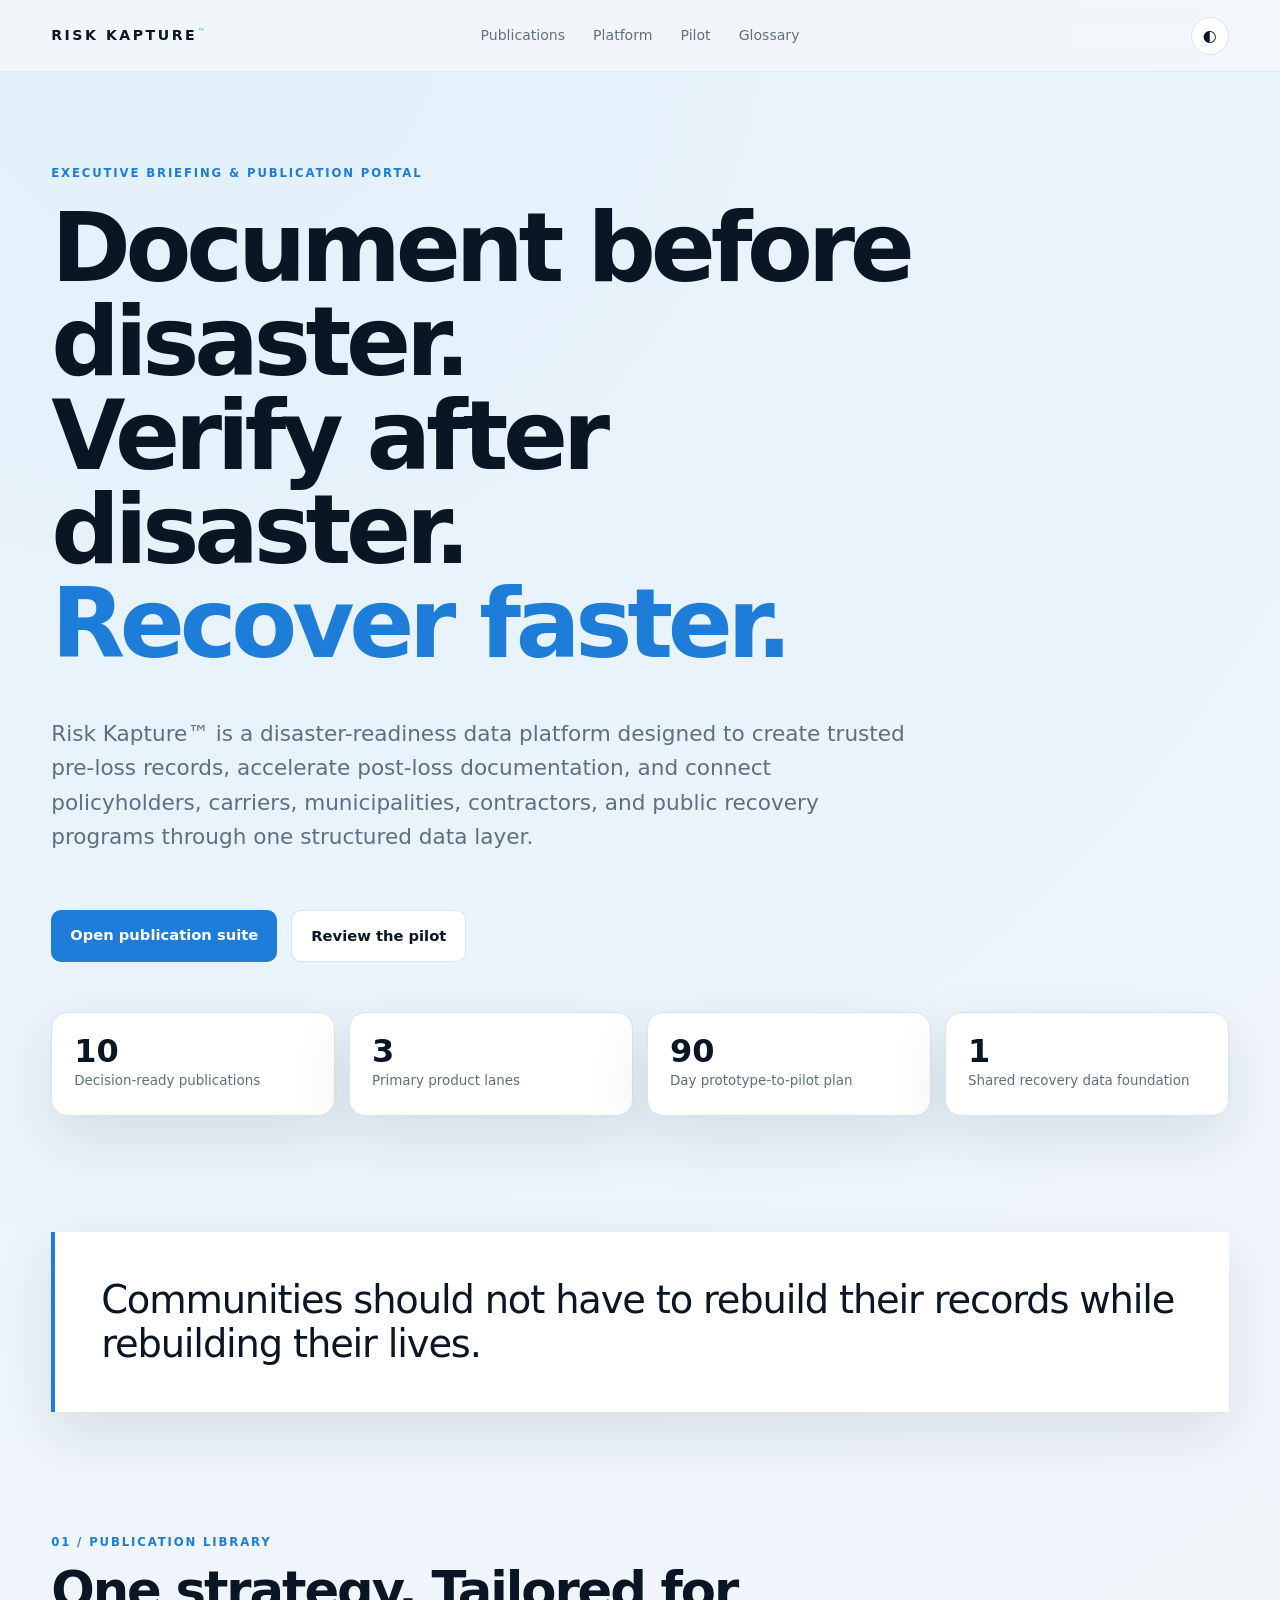
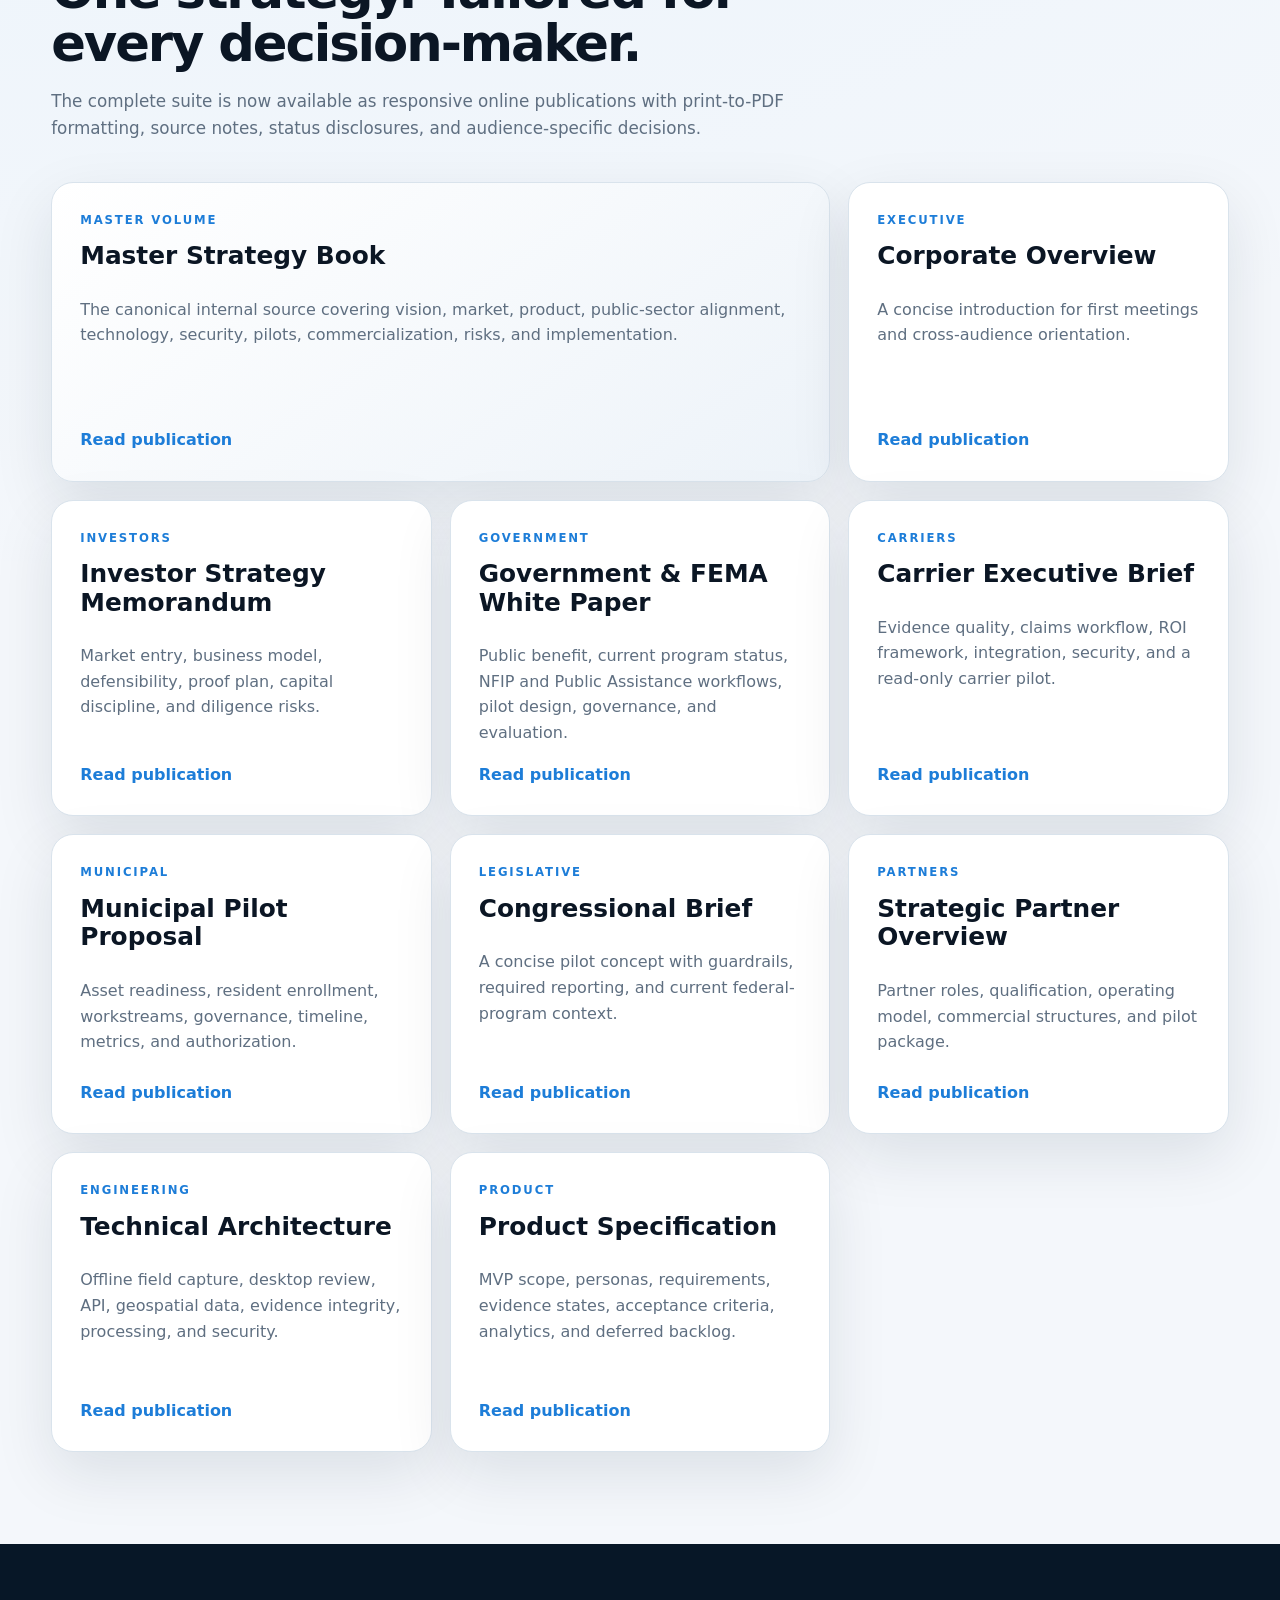
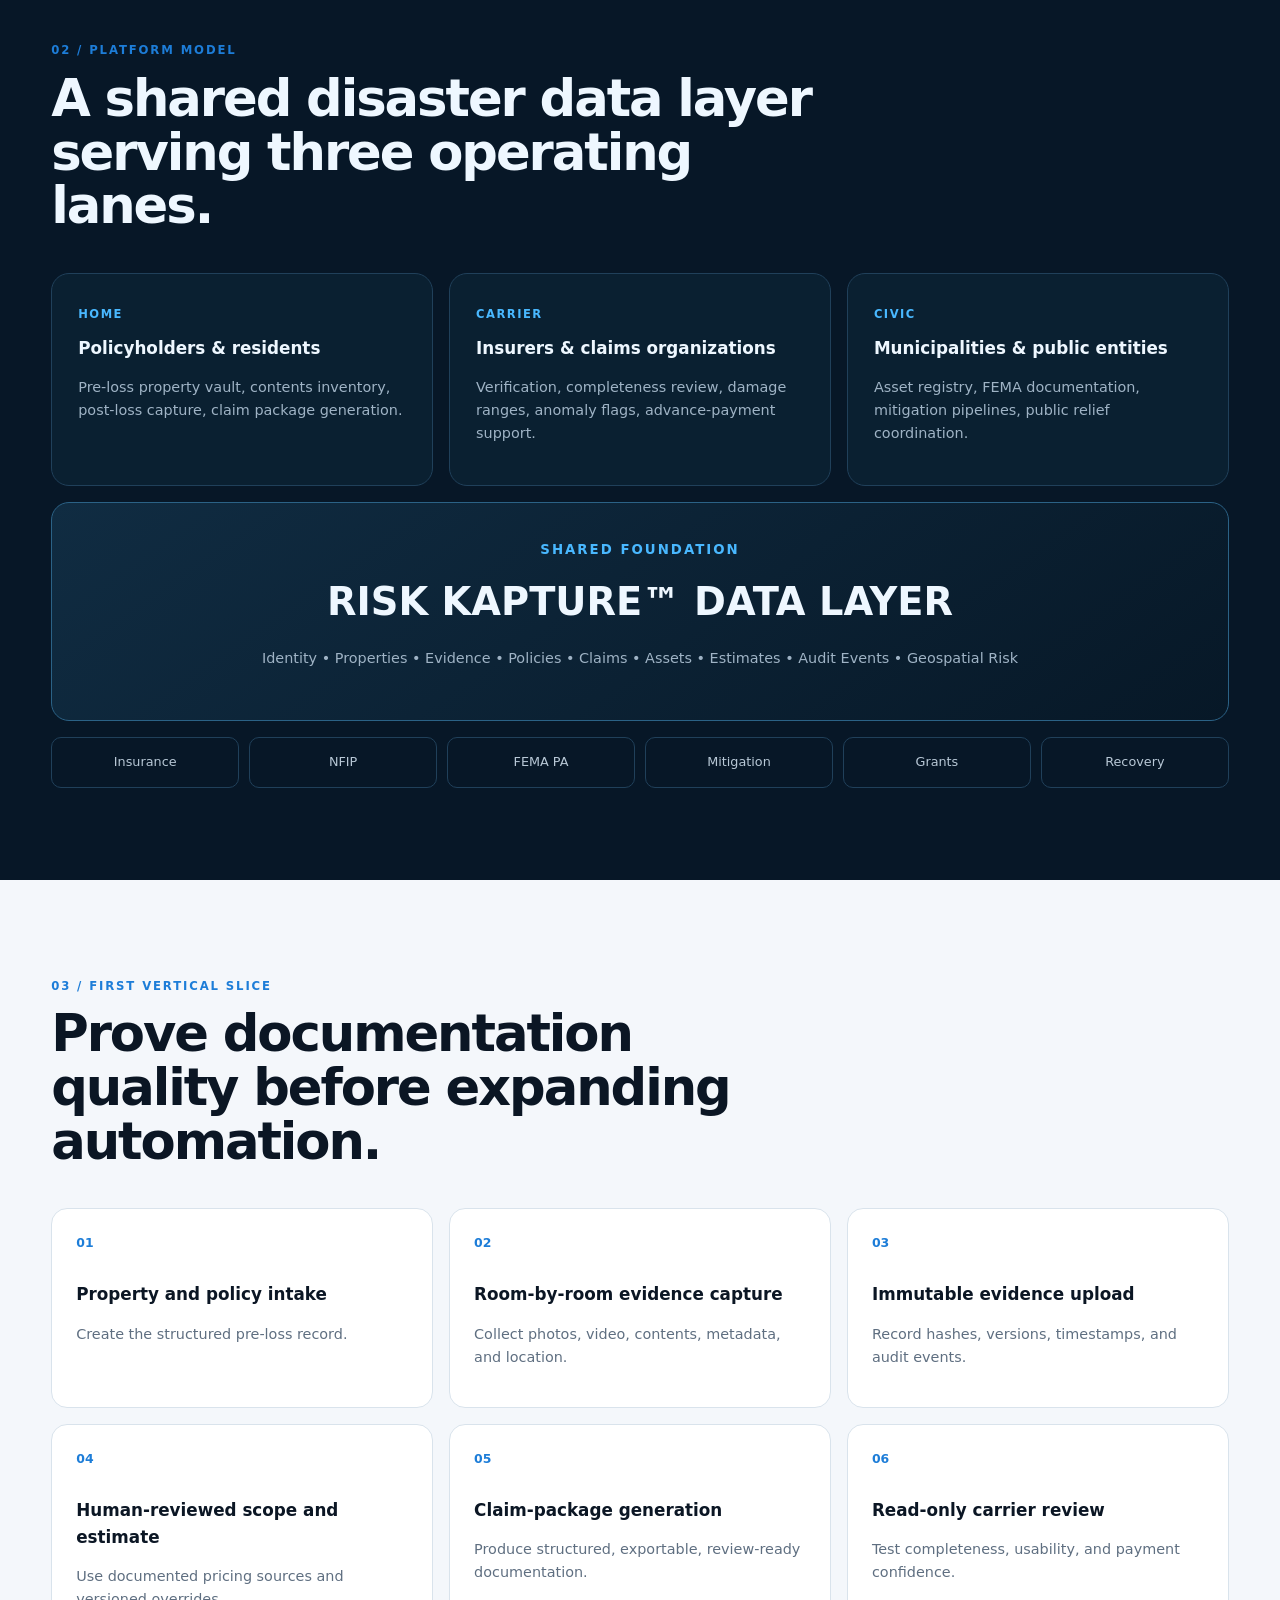
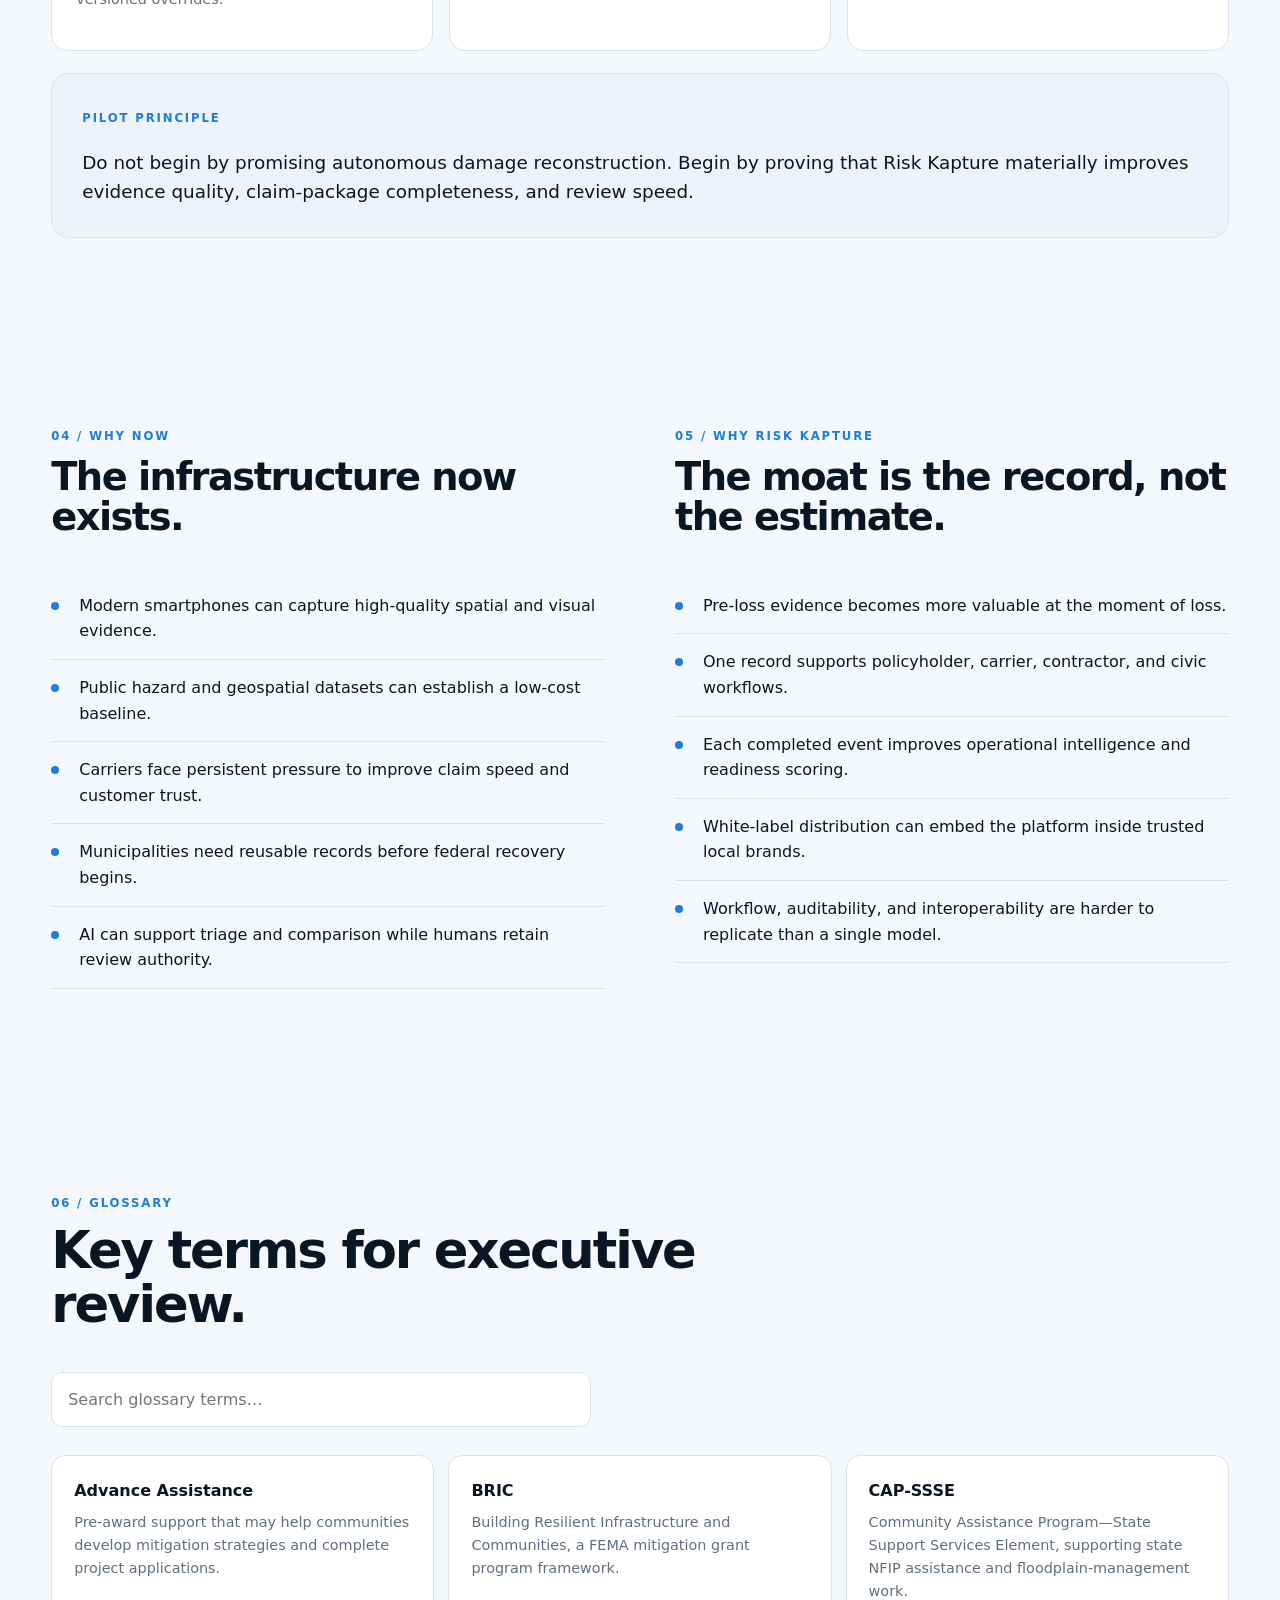
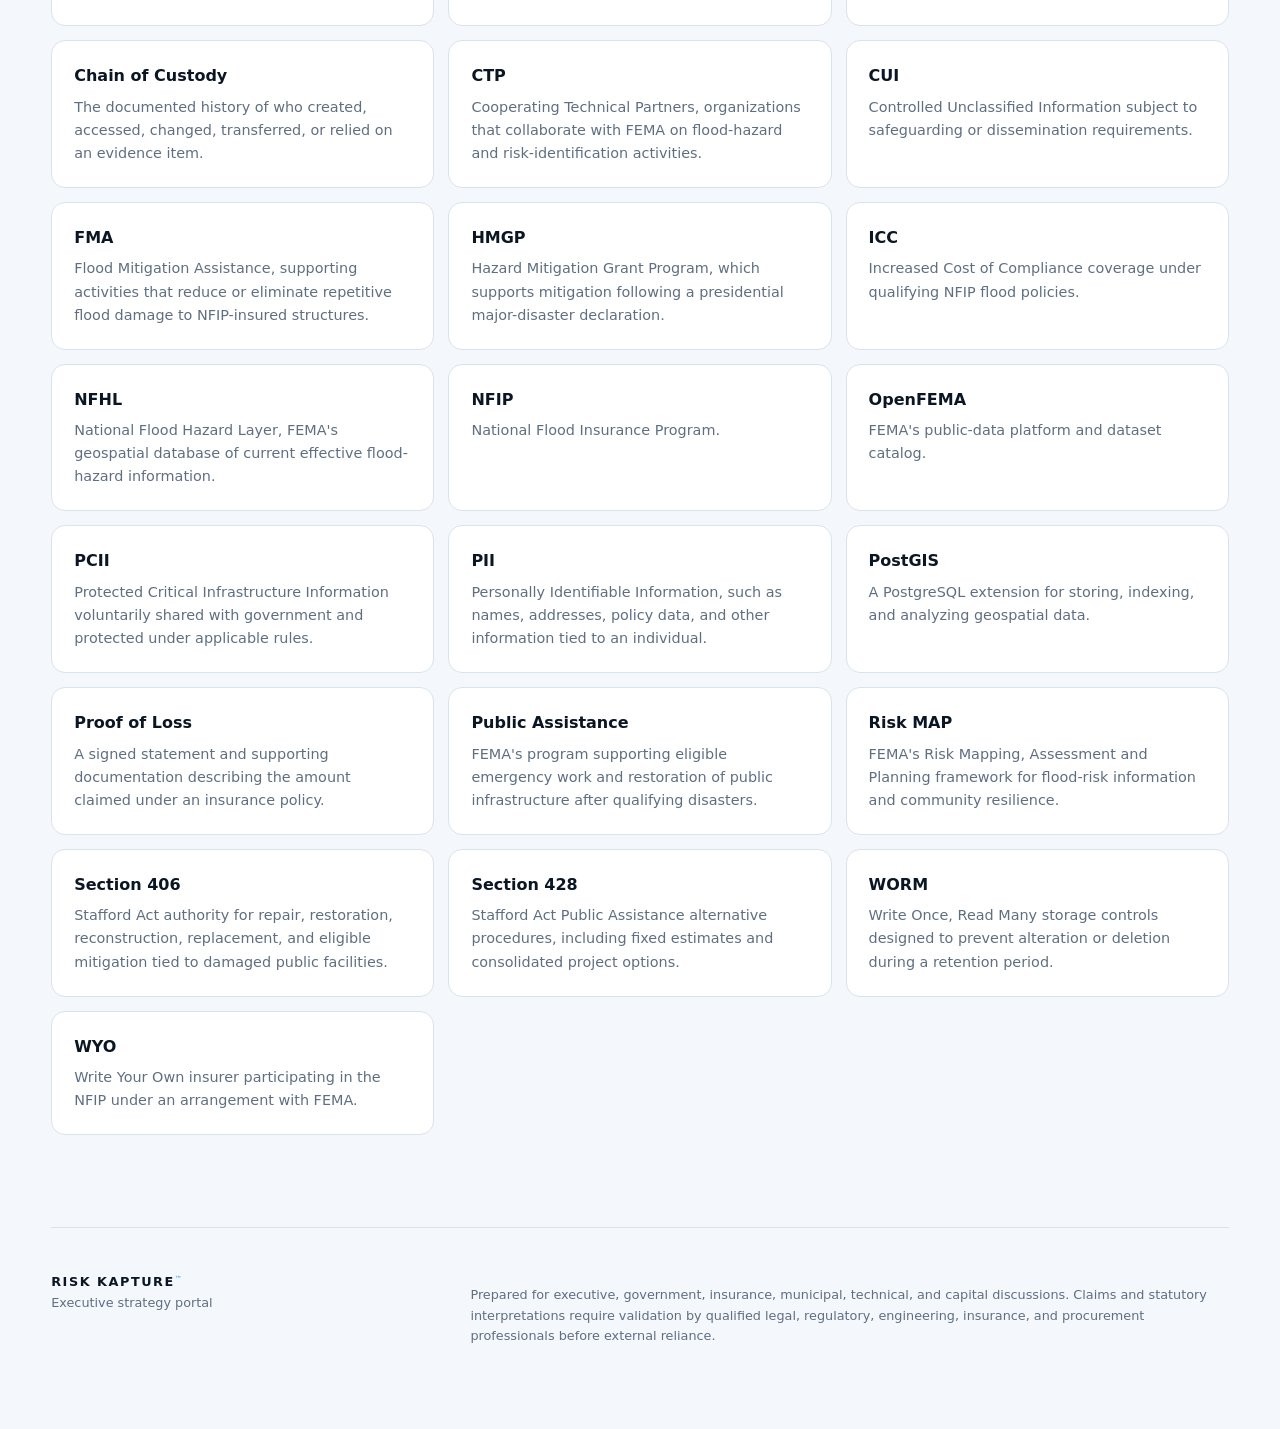
<file: index.html>
<!doctype html>
<html lang="en">
<head>
  <meta charset="utf-8" />
  <meta name="viewport" content="width=device-width,initial-scale=1" />
  <meta name="description" content="Risk Kapture™ executive publication suite and strategic briefing portal." />
  <title>Risk Kapture™ | Executive Briefing Portal</title>
  <link rel="stylesheet" href="styles.css" />
</head>
<body>
  <header class="topbar">
    <a class="brand" href="#top" aria-label="Risk Kapture home">RISK KAPTURE<sup>™</sup></a>
    <nav>
      <a href="publications/index.html">Publications</a>
      <a href="#platform">Platform</a>
      <a href="#pilot">Pilot</a>
      <a href="#glossary">Glossary</a>
    </nav>
    <button id="themeToggle" class="theme-toggle" aria-label="Toggle theme">◐</button>
  </header>

  <main id="top">
    <section class="hero section-shell">
      <div class="eyebrow">EXECUTIVE BRIEFING & PUBLICATION PORTAL</div>
      <h1>Document before disaster.<br />Verify after disaster.<br /><span>Recover faster.</span></h1>
      <p class="lead">Risk Kapture™ is a disaster-readiness data platform designed to create trusted pre-loss records, accelerate post-loss documentation, and connect policyholders, carriers, municipalities, contractors, and public recovery programs through one structured data layer.</p>
      <div class="hero-actions">
        <a class="button primary" href="publications/index.html">Open publication suite</a>
        <a class="button ghost" href="#pilot">Review the pilot</a>
      </div>
      <div class="metric-grid">
        <article><strong>10</strong><span>Decision-ready publications</span></article>
        <article><strong>3</strong><span>Primary product lanes</span></article>
        <article><strong>90</strong><span>Day prototype-to-pilot plan</span></article>
        <article><strong>1</strong><span>Shared recovery data foundation</span></article>
      </div>
    </section>

    <section class="statement section-shell">
      <p>Communities should not have to rebuild their records while rebuilding their lives.</p>
    </section>

    <section id="suite" class="section-shell">
      <div class="section-heading">
        <span>01 / PUBLICATION LIBRARY</span>
        <h2>One strategy. Tailored for every decision-maker.</h2>
        <p>The complete suite is now available as responsive online publications with print-to-PDF formatting, source notes, status disclosures, and audience-specific decisions.</p>
      </div>
      <div class="card-grid publication-grid">
        <article class="publication-card featured">
          <span>MASTER VOLUME</span>
          <h3>Master Strategy Book</h3>
          <p>The canonical internal source covering vision, market, product, public-sector alignment, technology, security, pilots, commercialization, risks, and implementation.</p>
          <button onclick="location.href='publications/document.html?doc=master'">Read publication</button>
        </article>
        <article class="publication-card">
          <span>EXECUTIVE</span>
          <h3>Corporate Overview</h3>
          <p>A concise introduction for first meetings and cross-audience orientation.</p>
          <button onclick="location.href='publications/document.html?doc=executive'">Read publication</button>
        </article>
        <article class="publication-card">
          <span>INVESTORS</span>
          <h3>Investor Strategy Memorandum</h3>
          <p>Market entry, business model, defensibility, proof plan, capital discipline, and diligence risks.</p>
          <button onclick="location.href='publications/document.html?doc=investor'">Read publication</button>
        </article>
        <article class="publication-card">
          <span>GOVERNMENT</span>
          <h3>Government & FEMA White Paper</h3>
          <p>Public benefit, current program status, NFIP and Public Assistance workflows, pilot design, governance, and evaluation.</p>
          <button onclick="location.href='publications/document.html?doc=government'">Read publication</button>
        </article>
        <article class="publication-card">
          <span>CARRIERS</span>
          <h3>Carrier Executive Brief</h3>
          <p>Evidence quality, claims workflow, ROI framework, integration, security, and a read-only carrier pilot.</p>
          <button onclick="location.href='publications/document.html?doc=carrier'">Read publication</button>
        </article>
        <article class="publication-card">
          <span>MUNICIPAL</span>
          <h3>Municipal Pilot Proposal</h3>
          <p>Asset readiness, resident enrollment, workstreams, governance, timeline, metrics, and authorization.</p>
          <button onclick="location.href='publications/document.html?doc=municipal'">Read publication</button>
        </article>
        <article class="publication-card">
          <span>LEGISLATIVE</span>
          <h3>Congressional Brief</h3>
          <p>A concise pilot concept with guardrails, required reporting, and current federal-program context.</p>
          <button onclick="location.href='publications/document.html?doc=congressional'">Read publication</button>
        </article>
        <article class="publication-card">
          <span>PARTNERS</span>
          <h3>Strategic Partner Overview</h3>
          <p>Partner roles, qualification, operating model, commercial structures, and pilot package.</p>
          <button onclick="location.href='publications/document.html?doc=partner'">Read publication</button>
        </article>
        <article class="publication-card">
          <span>ENGINEERING</span>
          <h3>Technical Architecture</h3>
          <p>Offline field capture, desktop review, API, geospatial data, evidence integrity, processing, and security.</p>
          <button onclick="location.href='publications/document.html?doc=technical'">Read publication</button>
        </article>
        <article class="publication-card">
          <span>PRODUCT</span>
          <h3>Product Specification</h3>
          <p>MVP scope, personas, requirements, evidence states, acceptance criteria, analytics, and deferred backlog.</p>
          <button onclick="location.href='publications/document.html?doc=product'">Read publication</button>
        </article>
      </div>
    </section>

    <section id="platform" class="dark-panel">
      <div class="section-shell">
        <div class="section-heading light">
          <span>02 / PLATFORM MODEL</span>
          <h2>A shared disaster data layer serving three operating lanes.</h2>
        </div>
        <div class="architecture">
          <div class="lane"><span>HOME</span><b>Policyholders & residents</b><p>Pre-loss property vault, contents inventory, post-loss capture, claim package generation.</p></div>
          <div class="lane"><span>CARRIER</span><b>Insurers & claims organizations</b><p>Verification, completeness review, damage ranges, anomaly flags, advance-payment support.</p></div>
          <div class="lane"><span>CIVIC</span><b>Municipalities & public entities</b><p>Asset registry, FEMA documentation, mitigation pipelines, public relief coordination.</p></div>
          <div class="core"><small>SHARED FOUNDATION</small><strong>RISK KAPTURE™ DATA LAYER</strong><p>Identity • Properties • Evidence • Policies • Claims • Assets • Estimates • Audit Events • Geospatial Risk</p></div>
          <div class="outputs">
            <span>Insurance</span><span>NFIP</span><span>FEMA PA</span><span>Mitigation</span><span>Grants</span><span>Recovery</span>
          </div>
        </div>
      </div>
    </section>

    <section id="pilot" class="section-shell">
      <div class="section-heading">
        <span>03 / FIRST VERTICAL SLICE</span>
        <h2>Prove documentation quality before expanding automation.</h2>
      </div>
      <ol class="timeline">
        <li><b>Property and policy intake</b><p>Create the structured pre-loss record.</p></li>
        <li><b>Room-by-room evidence capture</b><p>Collect photos, video, contents, metadata, and location.</p></li>
        <li><b>Immutable evidence upload</b><p>Record hashes, versions, timestamps, and audit events.</p></li>
        <li><b>Human-reviewed scope and estimate</b><p>Use documented pricing sources and versioned overrides.</p></li>
        <li><b>Claim-package generation</b><p>Produce structured, exportable, review-ready documentation.</p></li>
        <li><b>Read-only carrier review</b><p>Test completeness, usability, and payment confidence.</p></li>
      </ol>
      <div class="callout">
        <span>PILOT PRINCIPLE</span>
        <p>Do not begin by promising autonomous damage reconstruction. Begin by proving that Risk Kapture materially improves evidence quality, claim-package completeness, and review speed.</p>
      </div>
    </section>

    <section class="section-shell two-column">
      <div>
        <div class="section-heading compact"><span>04 / WHY NOW</span><h2>The infrastructure now exists.</h2></div>
        <ul class="clean-list">
          <li>Modern smartphones can capture high-quality spatial and visual evidence.</li>
          <li>Public hazard and geospatial datasets can establish a low-cost baseline.</li>
          <li>Carriers face persistent pressure to improve claim speed and customer trust.</li>
          <li>Municipalities need reusable records before federal recovery begins.</li>
          <li>AI can support triage and comparison while humans retain review authority.</li>
        </ul>
      </div>
      <div>
        <div class="section-heading compact"><span>05 / WHY RISK KAPTURE</span><h2>The moat is the record, not the estimate.</h2></div>
        <ul class="clean-list">
          <li>Pre-loss evidence becomes more valuable at the moment of loss.</li>
          <li>One record supports policyholder, carrier, contractor, and civic workflows.</li>
          <li>Each completed event improves operational intelligence and readiness scoring.</li>
          <li>White-label distribution can embed the platform inside trusted local brands.</li>
          <li>Workflow, auditability, and interoperability are harder to replicate than a single model.</li>
        </ul>
      </div>
    </section>

    <section id="glossary" class="section-shell">
      <div class="section-heading">
        <span>06 / GLOSSARY</span>
        <h2>Key terms for executive review.</h2>
      </div>
      <input id="glossarySearch" class="search" type="search" placeholder="Search glossary terms…" />
      <div id="glossaryGrid" class="glossary-grid"></div>
    </section>
  </main>

  <footer>
    <div><strong>RISK KAPTURE<sup>™</sup></strong><span>Executive strategy portal</span></div>
    <p>Prepared for executive, government, insurance, municipal, technical, and capital discussions. Claims and statutory interpretations require validation by qualified legal, regulatory, engineering, insurance, and procurement professionals before external reliance.</p>
  </footer>

  <dialog id="publicationDialog">
    <button class="dialog-close" aria-label="Close">×</button>
    <div id="dialogContent"></div>
  </dialog>

  <script src="app.js"></script>
</body>
</html>
</file>
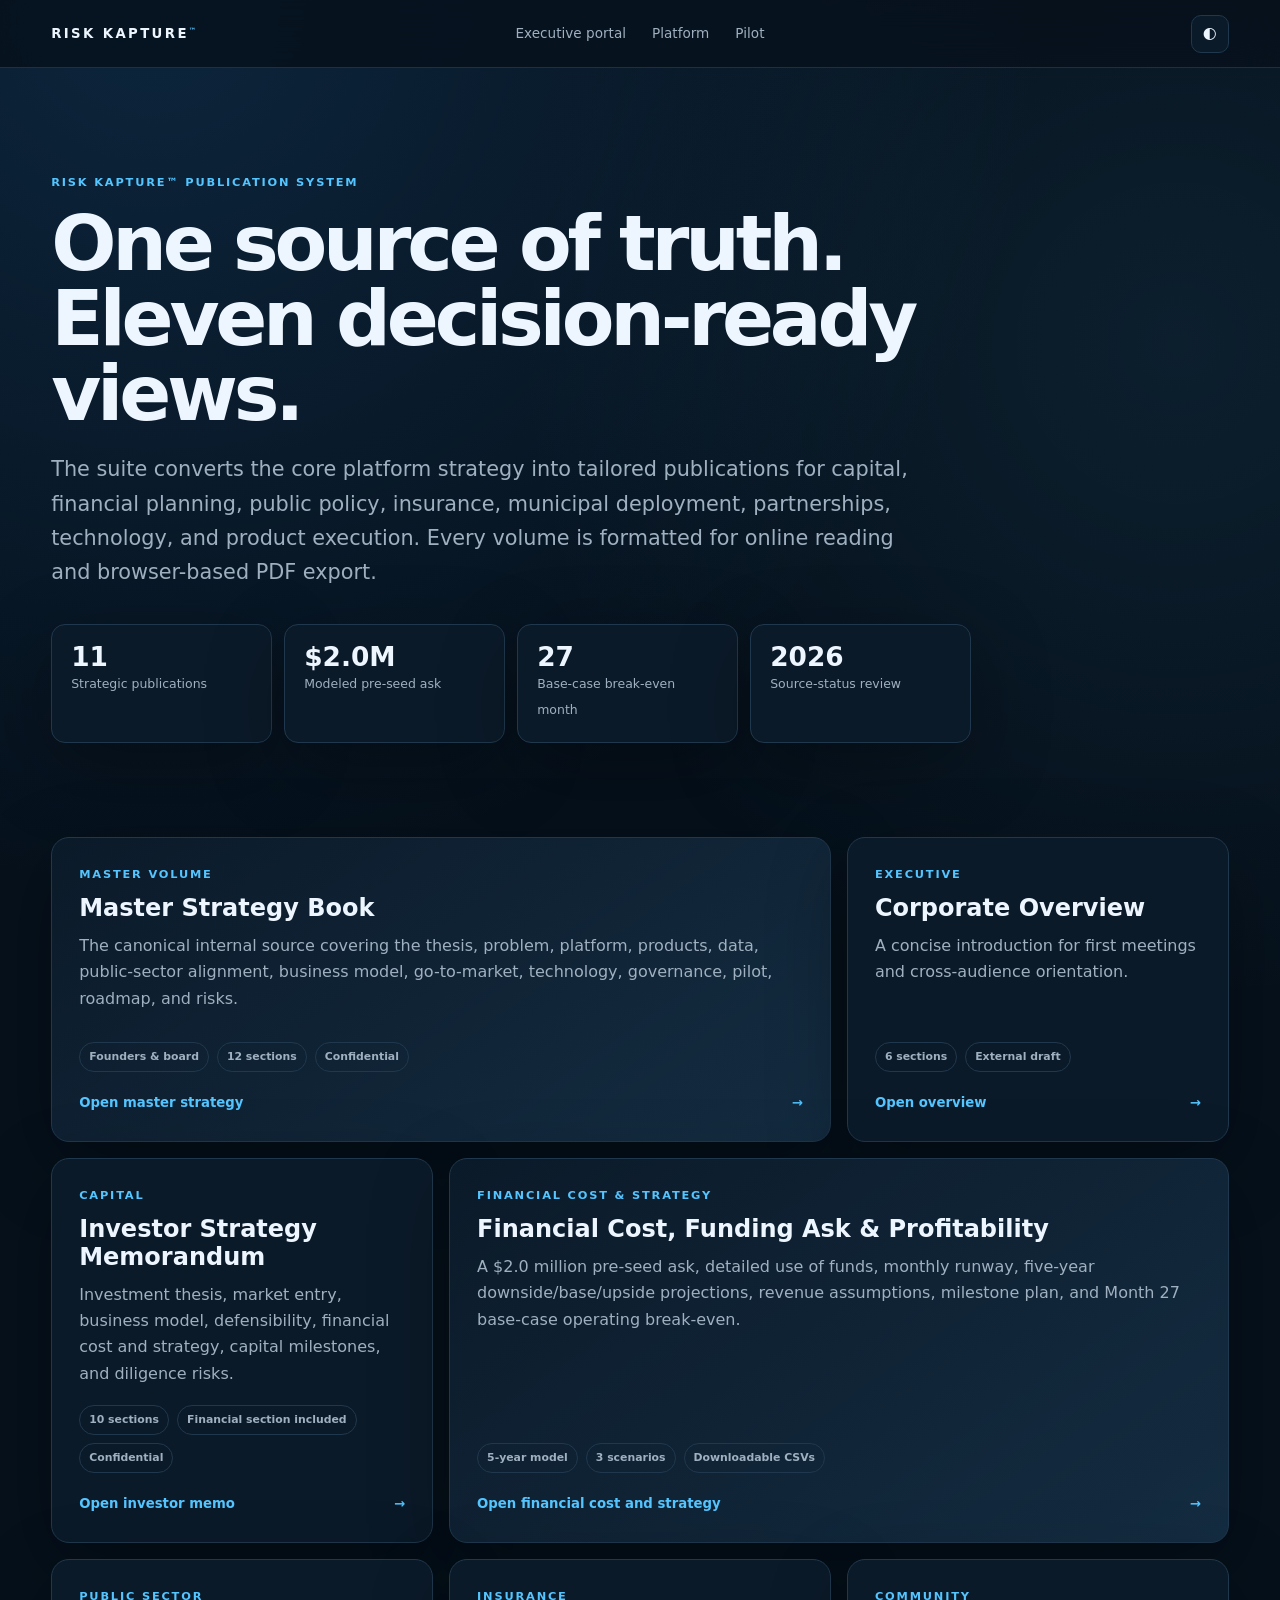
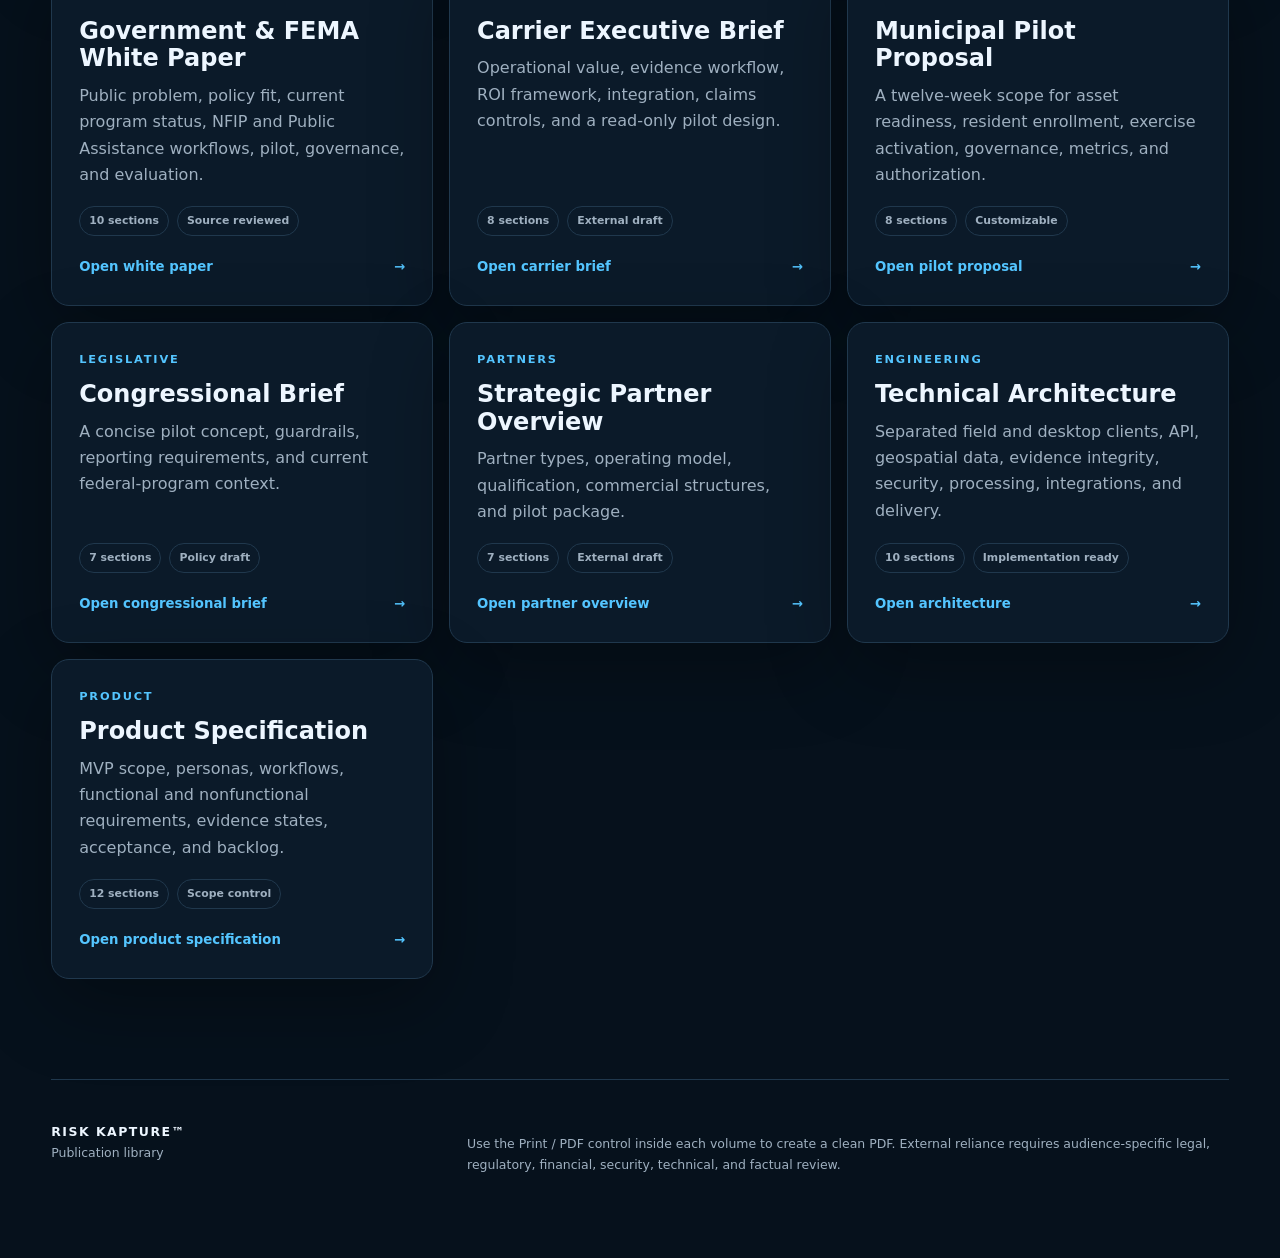
<file: publications/index.html>
<!doctype html>
<html lang="en" data-theme="dark">
<head>
  <meta charset="utf-8" />
  <meta name="viewport" content="width=device-width, initial-scale=1" />
  <meta name="description" content="Risk Kapture™ publication library for executives, investors, carriers, government, municipalities, partners, product, technical, and financial teams." />
  <title>Risk Kapture™ | Publication Library</title>
  <link rel="stylesheet" href="publication.css" />
</head>
<body>
  <header class="site-header">
    <a class="brand" href="../index.html">RISK KAPTURE<sup>™</sup></a>
    <nav>
      <a href="../index.html">Executive portal</a>
      <a href="../index.html#platform">Platform</a>
      <a href="../index.html#pilot">Pilot</a>
    </nav>
    <div class="header-actions"><button id="themeToggle" class="icon-button" type="button" aria-label="Toggle theme">◐</button></div>
  </header>

  <main class="library-shell">
    <section class="library-hero">
      <div class="eyebrow">RISK KAPTURE™ PUBLICATION SYSTEM</div>
      <h1>One source of truth. Eleven decision-ready views.</h1>
      <p>The suite converts the core platform strategy into tailored publications for capital, financial planning, public policy, insurance, municipal deployment, partnerships, technology, and product execution. Every volume is formatted for online reading and browser-based PDF export.</p>
      <div class="library-stats">
        <article><strong>11</strong><span>Strategic publications</span></article>
        <article><strong>$2.0M</strong><span>Modeled pre-seed ask</span></article>
        <article><strong>27</strong><span>Base-case break-even month</span></article>
        <article><strong>2026</strong><span>Source-status review</span></article>
      </div>
    </section>

    <section class="library-section">
      <div class="library-grid">
        <article class="library-card featured">
          <span class="kicker">MASTER VOLUME</span>
          <h2>Master Strategy Book</h2>
          <p>The canonical internal source covering the thesis, problem, platform, products, data, public-sector alignment, business model, go-to-market, technology, governance, pilot, roadmap, and risks.</p>
          <div class="card-meta"><span class="pill">Founders & board</span><span class="pill">12 sections</span><span class="pill">Confidential</span></div>
          <a href="document.html?doc=master">Open master strategy</a>
        </article>

        <article class="library-card">
          <span class="kicker">EXECUTIVE</span><h2>Corporate Overview</h2>
          <p>A concise introduction for first meetings and cross-audience orientation.</p>
          <div class="card-meta"><span class="pill">6 sections</span><span class="pill">External draft</span></div>
          <a href="document.html?doc=executive">Open overview</a>
        </article>

        <article class="library-card">
          <span class="kicker">CAPITAL</span><h2>Investor Strategy Memorandum</h2>
          <p>Investment thesis, market entry, business model, defensibility, financial cost and strategy, capital milestones, and diligence risks.</p>
          <div class="card-meta"><span class="pill">10 sections</span><span class="pill">Financial section included</span><span class="pill">Confidential</span></div>
          <a href="document.html?doc=investor">Open investor memo</a>
        </article>

        <article class="library-card featured">
          <span class="kicker">FINANCIAL COST & STRATEGY</span><h2>Financial Cost, Funding Ask & Profitability</h2>
          <p>A $2.0 million pre-seed ask, detailed use of funds, monthly runway, five-year downside/base/upside projections, revenue assumptions, milestone plan, and Month 27 base-case operating break-even.</p>
          <div class="card-meta"><span class="pill">5-year model</span><span class="pill">3 scenarios</span><span class="pill">Downloadable CSVs</span></div>
          <a href="financial-model.html">Open financial cost and strategy</a>
        </article>

        <article class="library-card">
          <span class="kicker">PUBLIC SECTOR</span><h2>Government & FEMA White Paper</h2>
          <p>Public problem, policy fit, current program status, NFIP and Public Assistance workflows, pilot, governance, and evaluation.</p>
          <div class="card-meta"><span class="pill">10 sections</span><span class="pill">Source reviewed</span></div>
          <a href="document.html?doc=government">Open white paper</a>
        </article>

        <article class="library-card">
          <span class="kicker">INSURANCE</span><h2>Carrier Executive Brief</h2>
          <p>Operational value, evidence workflow, ROI framework, integration, claims controls, and a read-only pilot design.</p>
          <div class="card-meta"><span class="pill">8 sections</span><span class="pill">External draft</span></div>
          <a href="document.html?doc=carrier">Open carrier brief</a>
        </article>

        <article class="library-card">
          <span class="kicker">COMMUNITY</span><h2>Municipal Pilot Proposal</h2>
          <p>A twelve-week scope for asset readiness, resident enrollment, exercise activation, governance, metrics, and authorization.</p>
          <div class="card-meta"><span class="pill">8 sections</span><span class="pill">Customizable</span></div>
          <a href="document.html?doc=municipal">Open pilot proposal</a>
        </article>

        <article class="library-card">
          <span class="kicker">LEGISLATIVE</span><h2>Congressional Brief</h2>
          <p>A concise pilot concept, guardrails, reporting requirements, and current federal-program context.</p>
          <div class="card-meta"><span class="pill">7 sections</span><span class="pill">Policy draft</span></div>
          <a href="document.html?doc=congressional">Open congressional brief</a>
        </article>

        <article class="library-card">
          <span class="kicker">PARTNERS</span><h2>Strategic Partner Overview</h2>
          <p>Partner types, operating model, qualification, commercial structures, and pilot package.</p>
          <div class="card-meta"><span class="pill">7 sections</span><span class="pill">External draft</span></div>
          <a href="document.html?doc=partner">Open partner overview</a>
        </article>

        <article class="library-card">
          <span class="kicker">ENGINEERING</span><h2>Technical Architecture</h2>
          <p>Separated field and desktop clients, API, geospatial data, evidence integrity, security, processing, integrations, and delivery.</p>
          <div class="card-meta"><span class="pill">10 sections</span><span class="pill">Implementation ready</span></div>
          <a href="document.html?doc=technical">Open architecture</a>
        </article>

        <article class="library-card">
          <span class="kicker">PRODUCT</span><h2>Product Specification</h2>
          <p>MVP scope, personas, workflows, functional and nonfunctional requirements, evidence states, acceptance, and backlog.</p>
          <div class="card-meta"><span class="pill">12 sections</span><span class="pill">Scope control</span></div>
          <a href="document.html?doc=product">Open product specification</a>
        </article>
      </div>
    </section>
  </main>

  <footer class="document-footer">
    <div><strong>RISK KAPTURE™</strong><span>Publication library</span></div>
    <p>Use the Print / PDF control inside each volume to create a clean PDF. External reliance requires audience-specific legal, regulatory, financial, security, technical, and factual review.</p>
  </footer>

  <script>
    const toggle = document.getElementById('themeToggle');
    const saved = localStorage.getItem('rk-publication-theme');
    if (saved) document.documentElement.dataset.theme = saved;
    toggle.addEventListener('click', () => {
      const next = document.documentElement.dataset.theme === 'light' ? 'dark' : 'light';
      document.documentElement.dataset.theme = next;
      localStorage.setItem('rk-publication-theme', next);
    });
  </script>
</body>
</html>
</file>
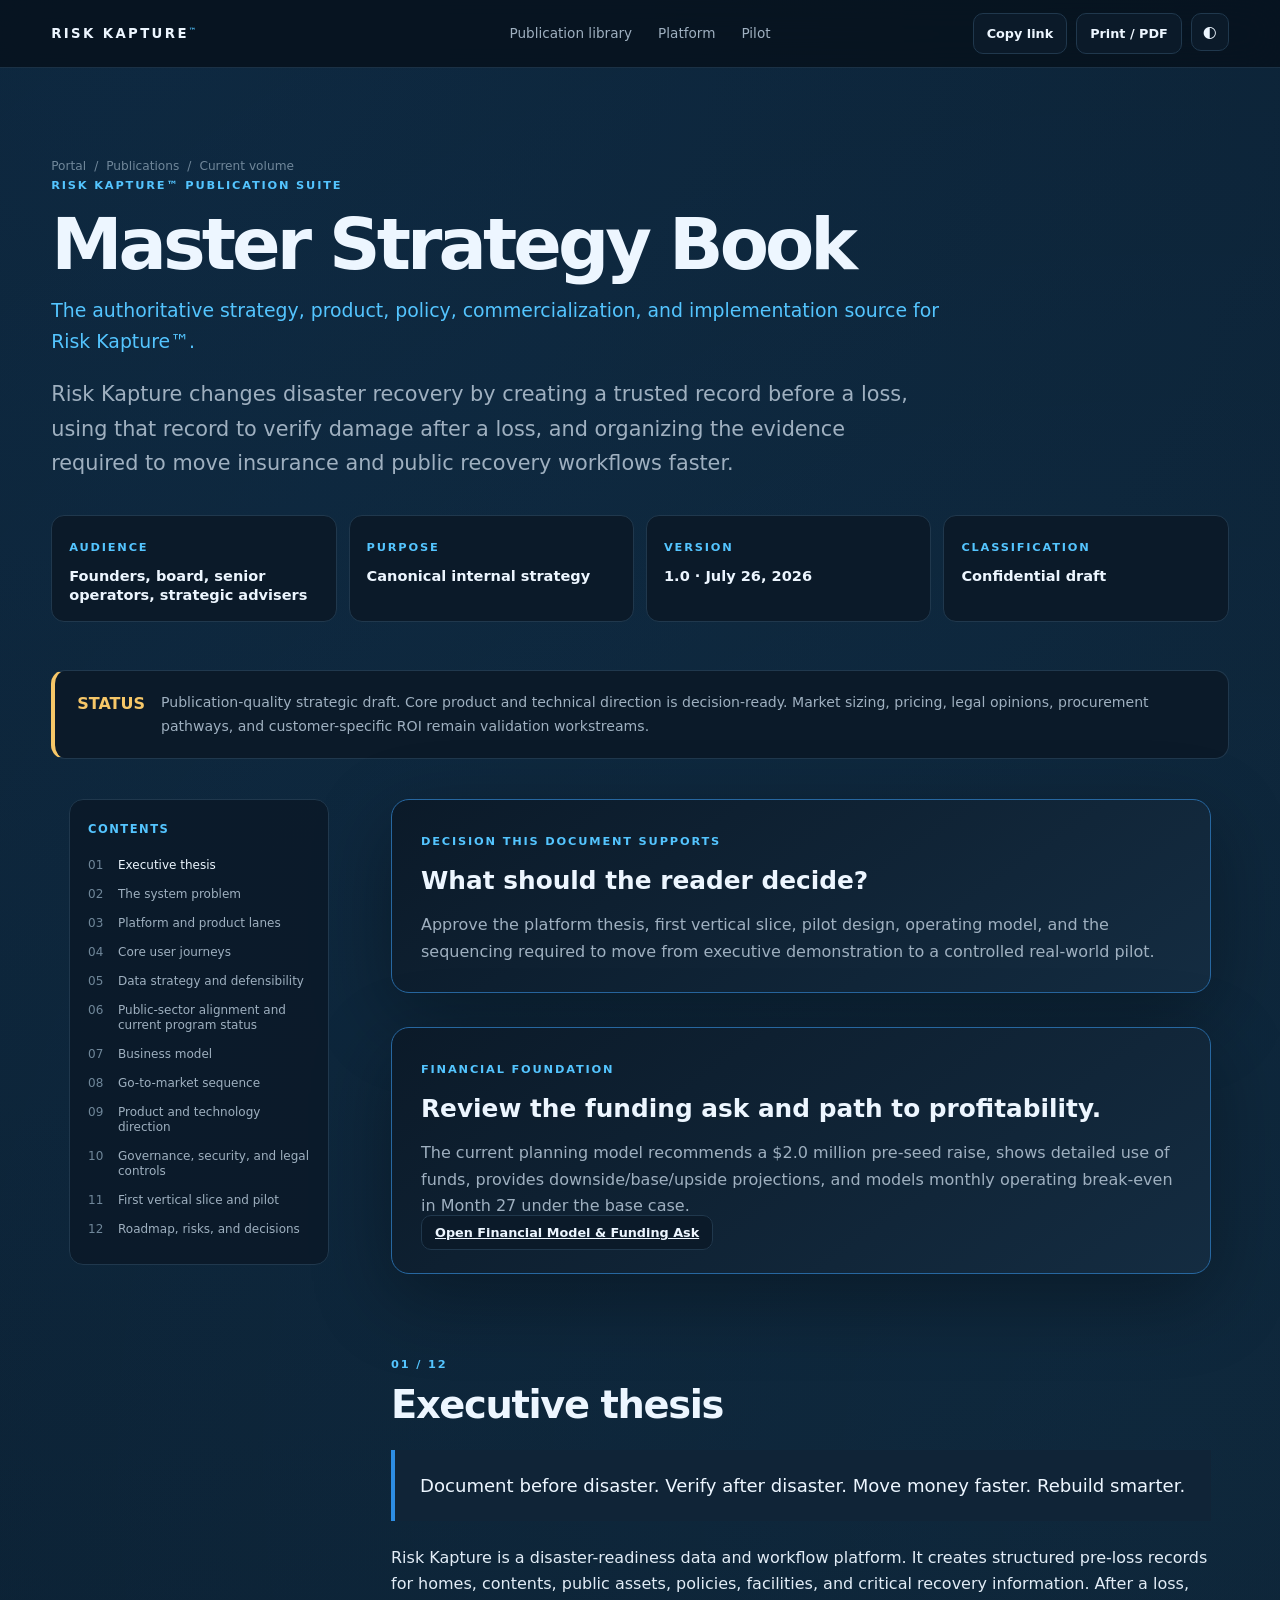
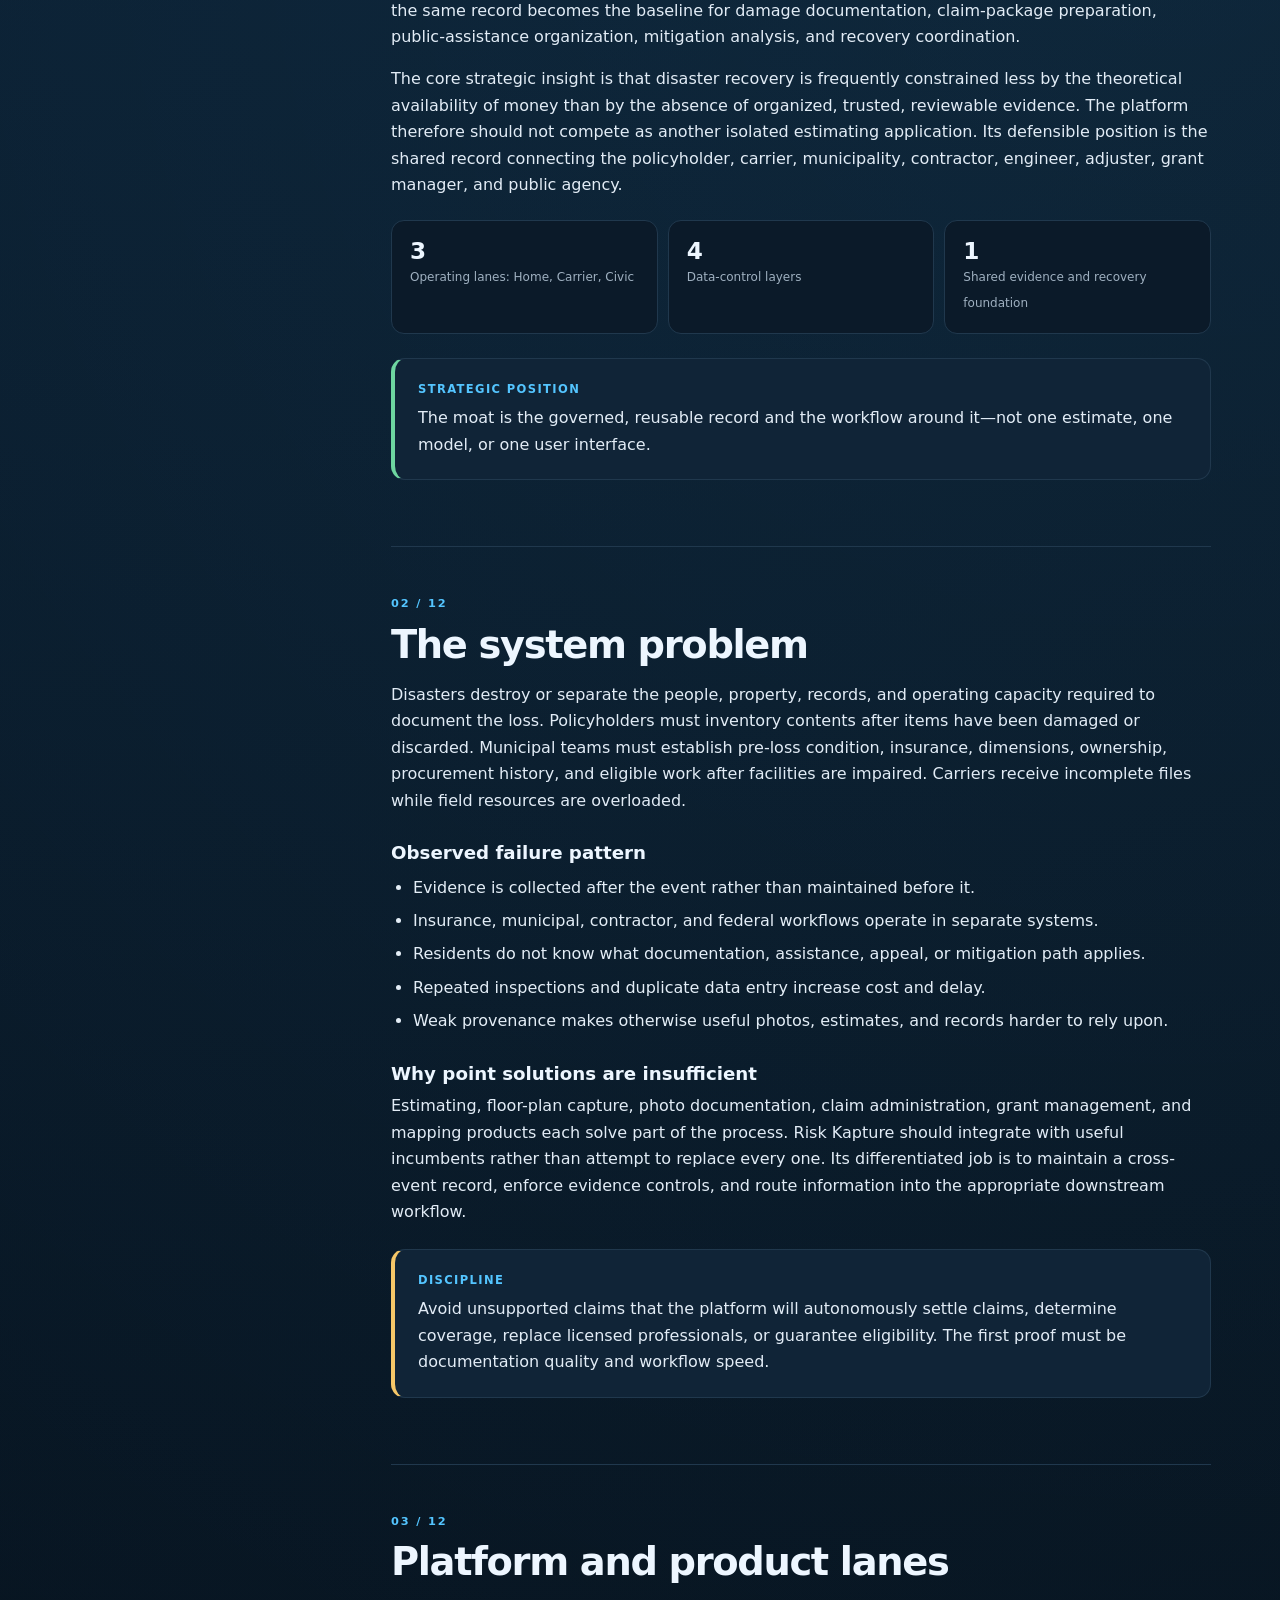
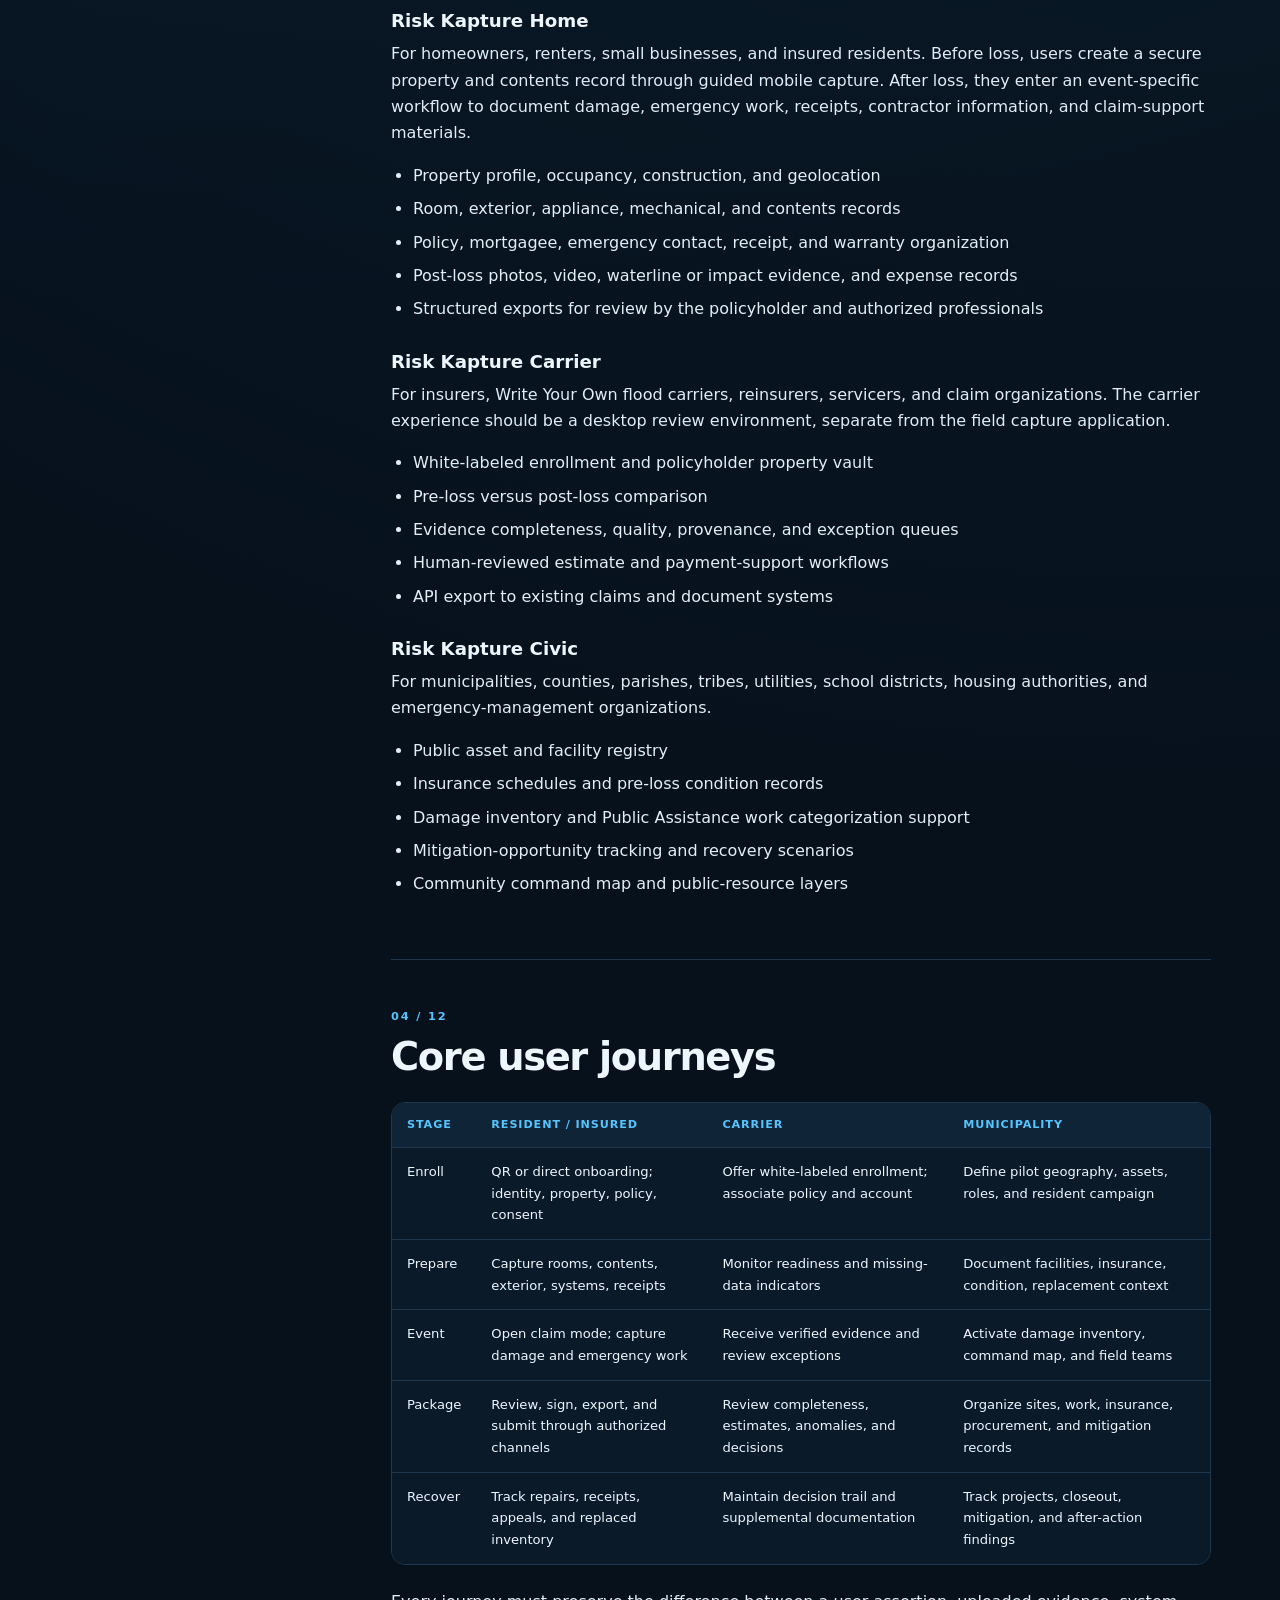
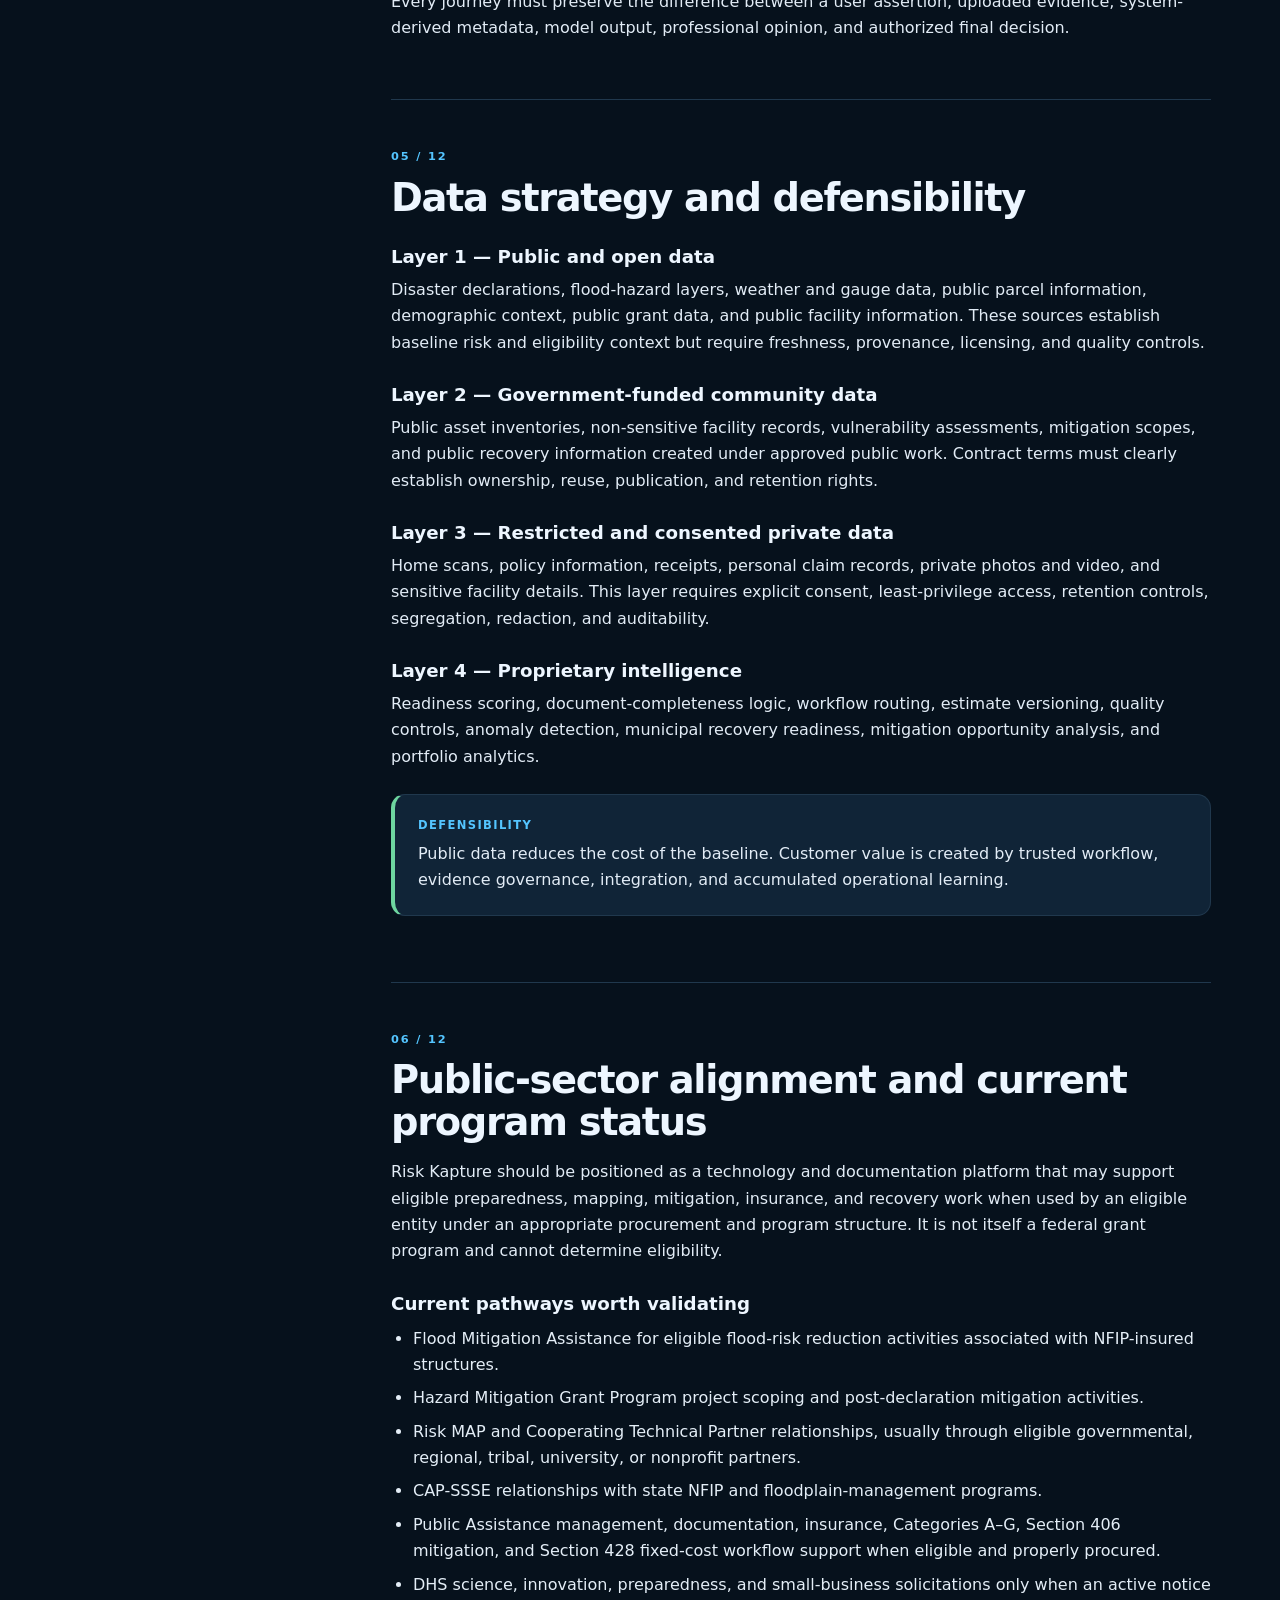
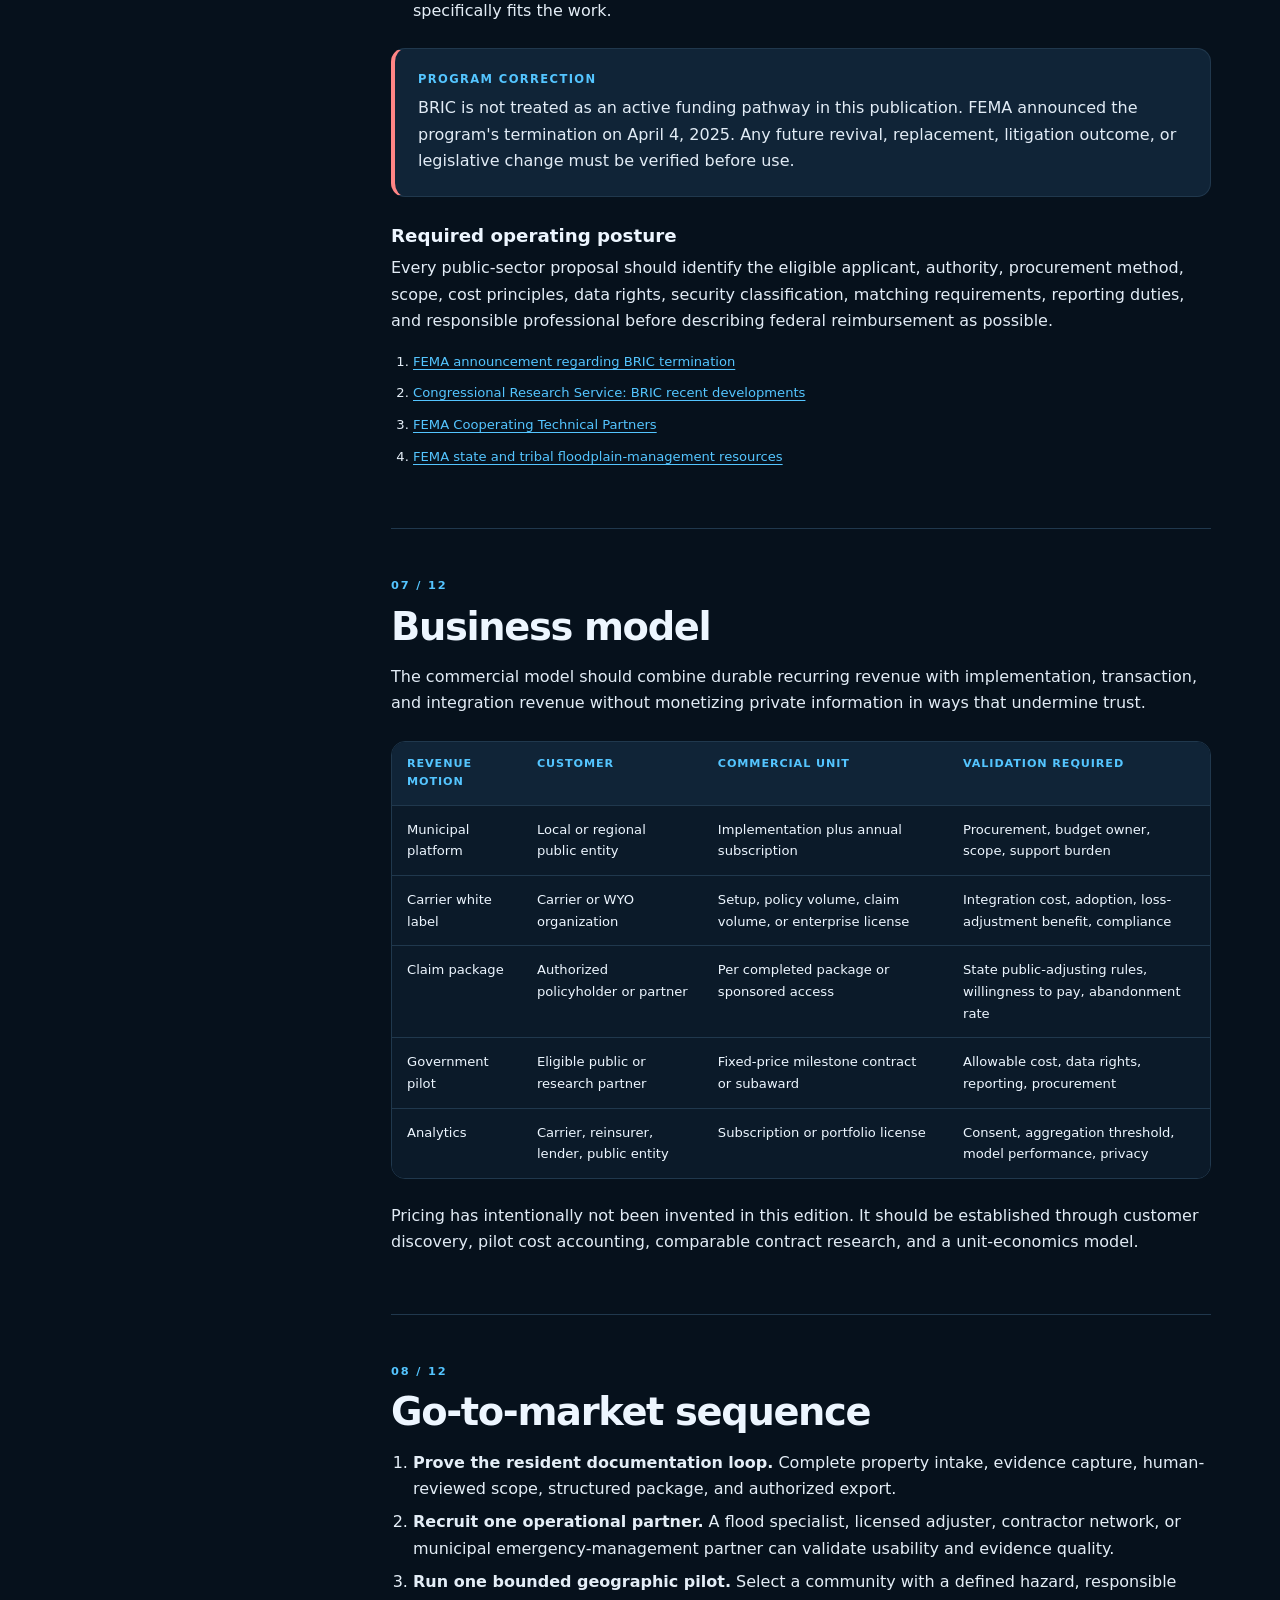
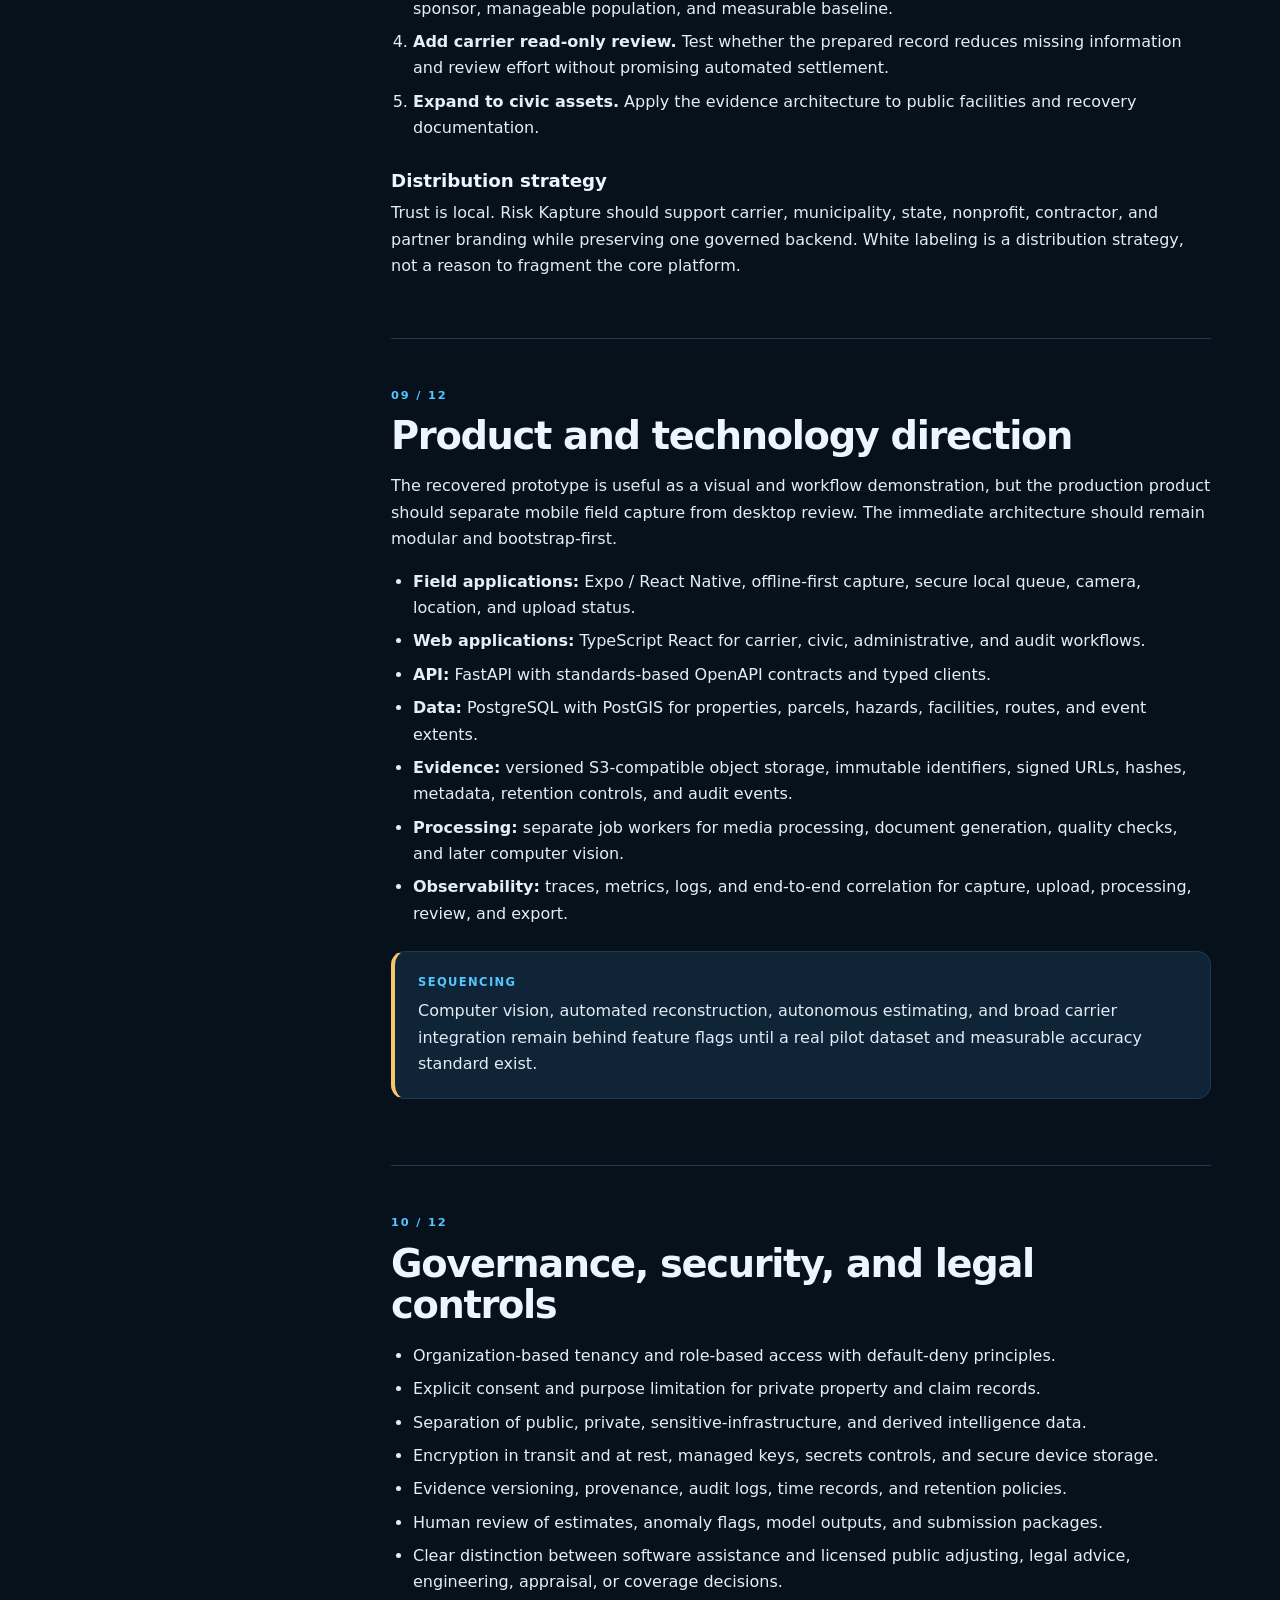
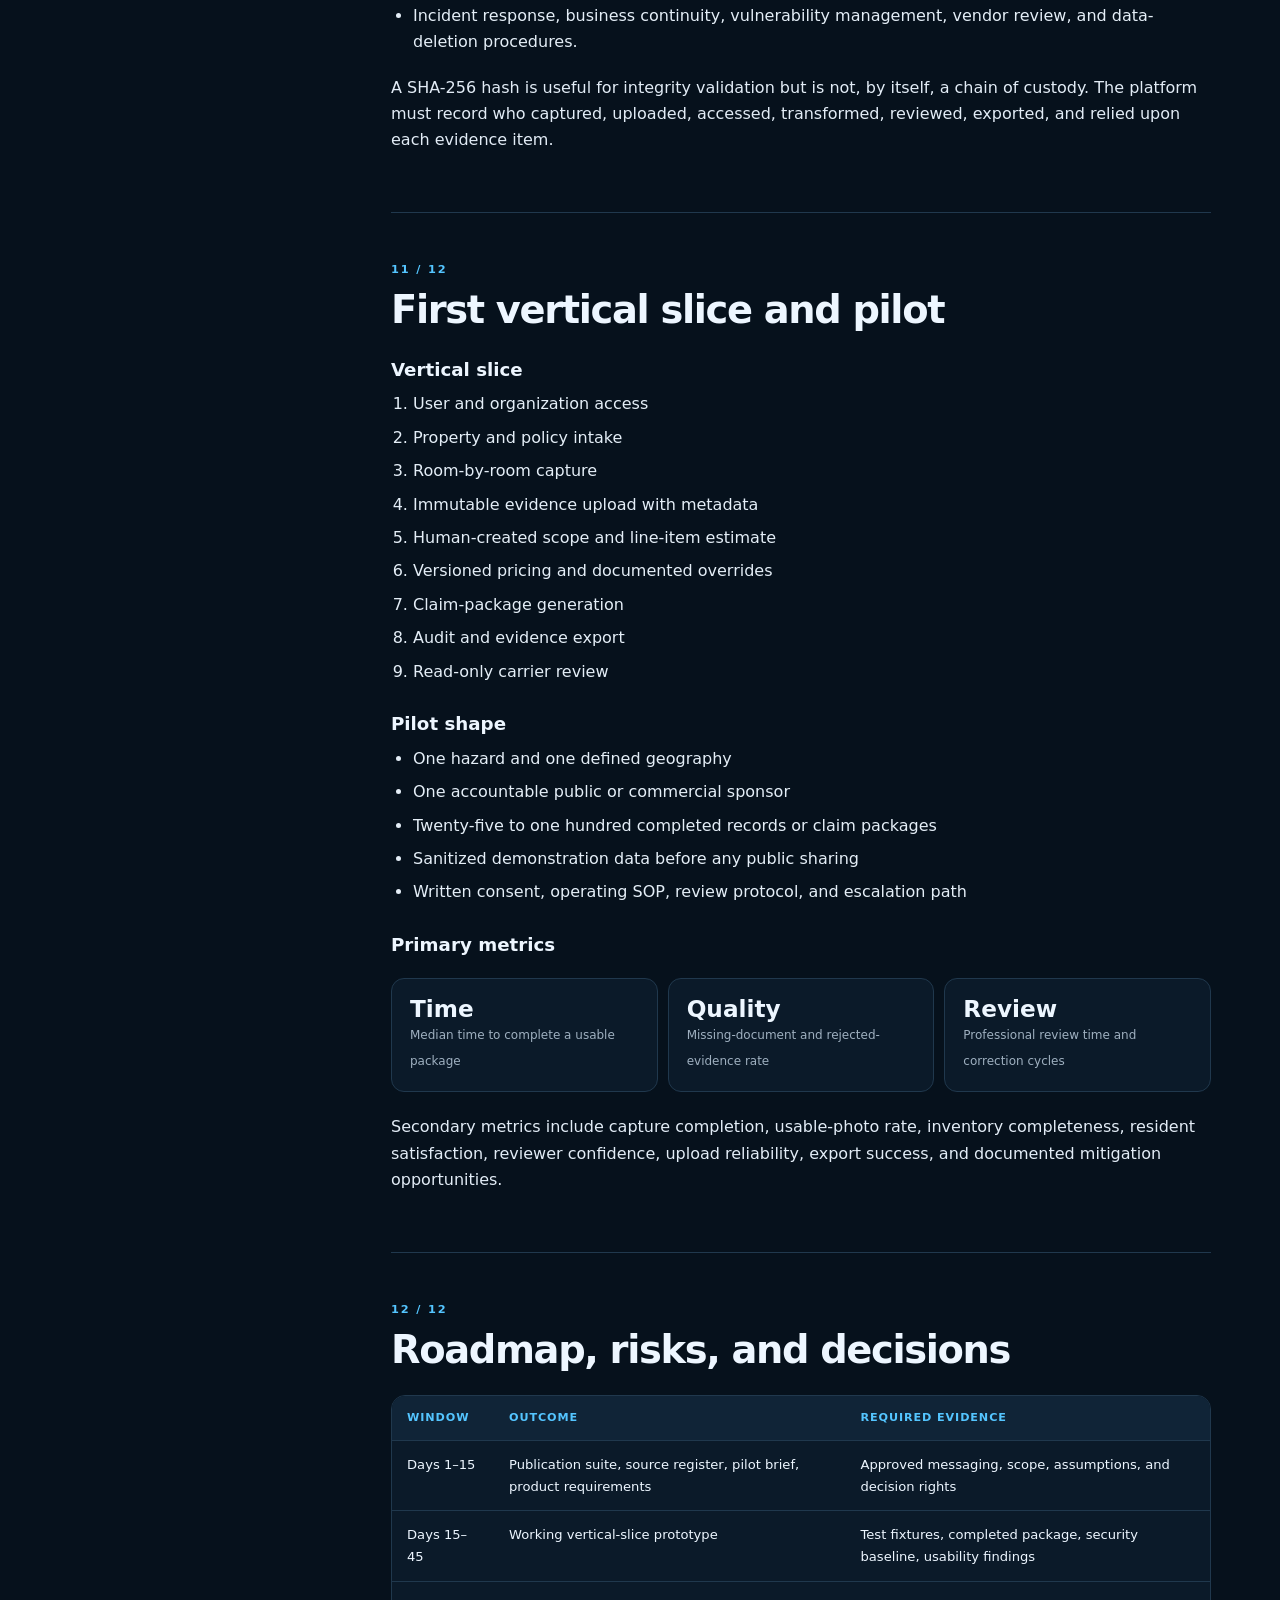
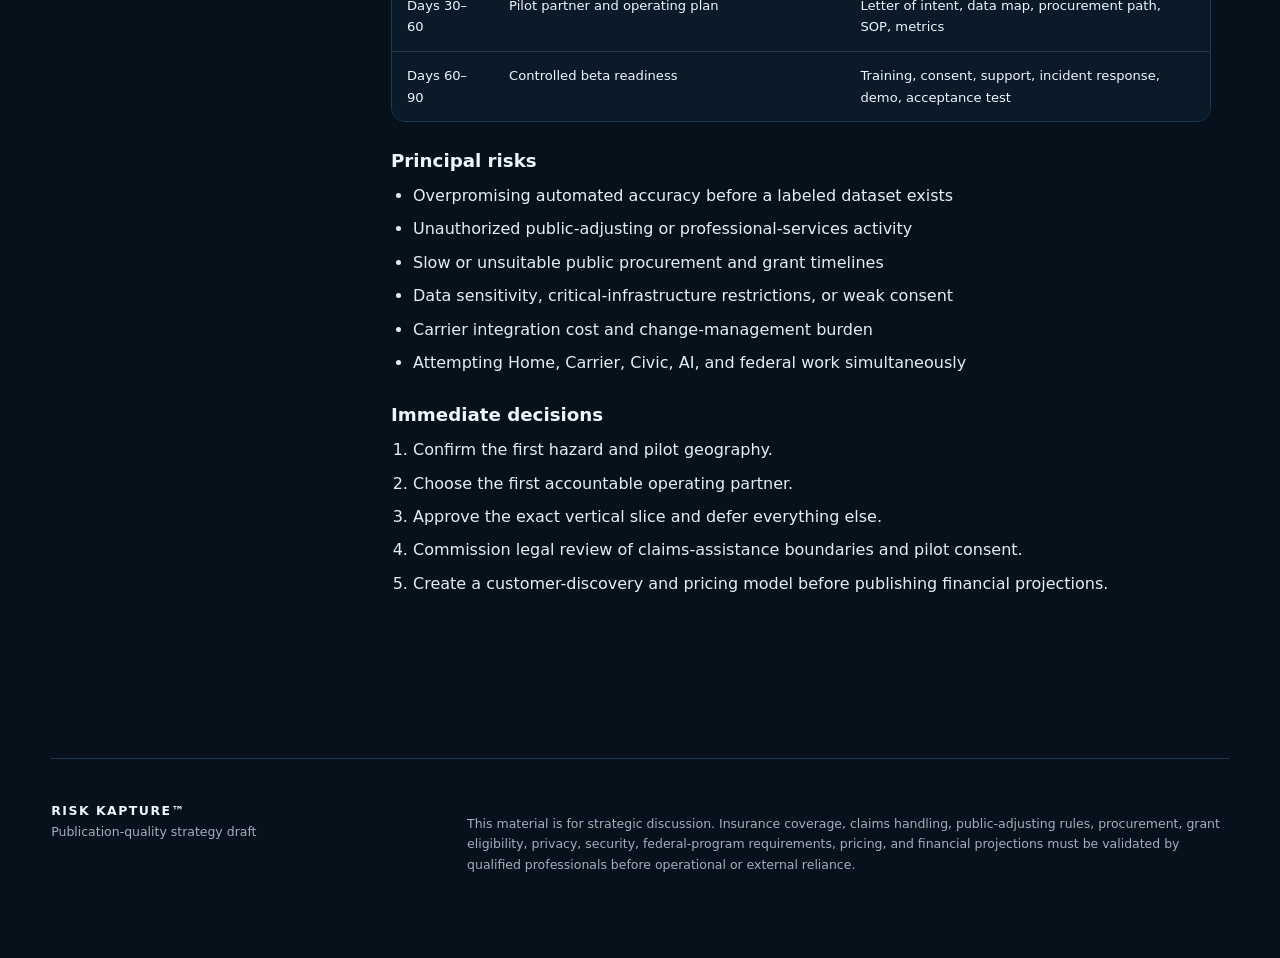
<file: publications/document.html>
<!doctype html>
<html lang="en" data-theme="dark">
<head>
  <meta charset="utf-8" />
  <meta name="viewport" content="width=device-width, initial-scale=1" />
  <meta name="description" content="Risk Kapture™ publication suite." />
  <title>Risk Kapture™ Publication</title>
  <link rel="stylesheet" href="publication.css" />
</head>
<body>
  <div id="progress" class="progress" aria-hidden="true"></div>
  <header class="site-header">
    <a class="brand" href="../index.html">RISK KAPTURE<sup>™</sup></a>
    <nav aria-label="Publication navigation">
      <a href="index.html">Publication library</a>
      <a href="../index.html#platform">Platform</a>
      <a href="../index.html#pilot">Pilot</a>
    </nav>
    <div class="header-actions">
      <button id="copyLink" class="text-button" type="button">Copy link</button>
      <button id="printDocument" class="text-button" type="button">Print / PDF</button>
      <button id="themeToggle" class="icon-button" type="button" aria-label="Toggle theme">◐</button>
    </div>
  </header>

  <main class="document-shell">
    <section class="document-hero">
      <div class="breadcrumbs"><a href="../index.html">Portal</a><span>/</span><a href="index.html">Publications</a><span>/</span><span>Current volume</span></div>
      <div class="kicker">RISK KAPTURE™ PUBLICATION SUITE</div>
      <h1 id="documentTitle"></h1>
      <p id="documentSubtitle" class="document-subtitle"></p>
      <p id="documentSummary" class="document-summary"></p>

      <div class="document-meta">
        <article class="meta-card"><span class="meta-label">Audience</span><strong id="documentAudience"></strong></article>
        <article class="meta-card"><span class="meta-label">Purpose</span><strong id="documentPurpose"></strong></article>
        <article class="meta-card"><span class="meta-label">Version</span><strong id="documentVersion"></strong></article>
        <article class="meta-card"><span class="meta-label">Classification</span><strong id="documentClassification"></strong></article>
      </div>
    </section>

    <aside class="status-note" aria-label="Document status">
      <strong>STATUS</strong>
      <p id="statusText"></p>
    </aside>

    <div class="document-layout">
      <aside class="toc" aria-label="Table of contents">
        <strong>CONTENTS</strong>
        <ol id="tocList"></ol>
      </aside>

      <article class="document-body">
        <section class="decision-card">
          <span class="meta-label">Decision this document supports</span>
          <h2>What should the reader decide?</h2>
          <p id="documentDecision"></p>
        </section>
        <section id="financialCta" class="decision-card" hidden>
          <span class="meta-label">Financial foundation</span>
          <h2>Review the funding ask and path to profitability.</h2>
          <p>The current planning model recommends a $2.0 million pre-seed raise, shows detailed use of funds, provides downside/base/upside projections, and models monthly operating break-even in Month 27 under the base case.</p>
          <a class="text-button" href="financial-model.html">Open Financial Model & Funding Ask</a>
        </section>
        <div id="documentContent"></div>
      </article>
    </div>
  </main>

  <footer class="document-footer">
    <div><strong>RISK KAPTURE™</strong><span>Publication-quality strategy draft</span></div>
    <p>This material is for strategic discussion. Insurance coverage, claims handling, public-adjusting rules, procurement, grant eligibility, privacy, security, federal-program requirements, pricing, and financial projections must be validated by qualified professionals before operational or external reliance.</p>
  </footer>

  <script src="documents.js"></script>
  <script src="financial-section.js"></script>
  <script src="publication.js"></script>
</body>
</html>
</file>
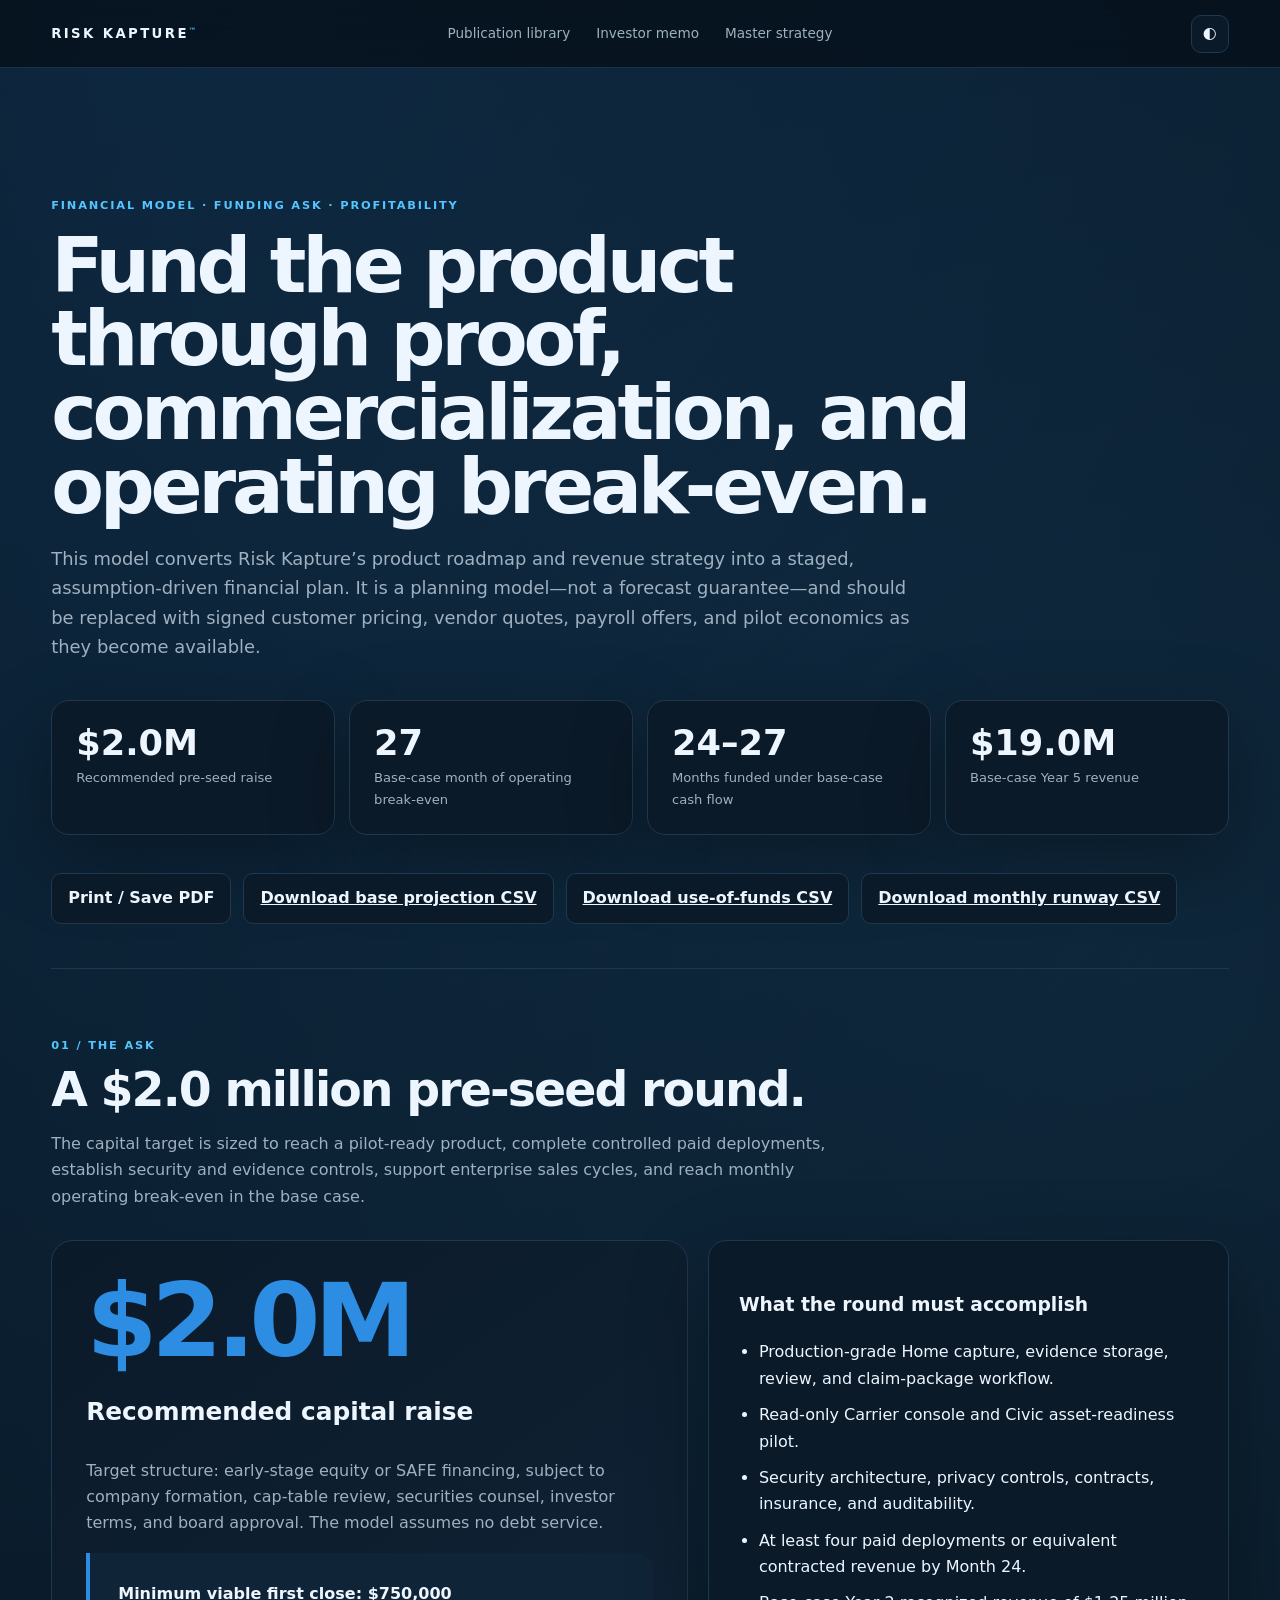
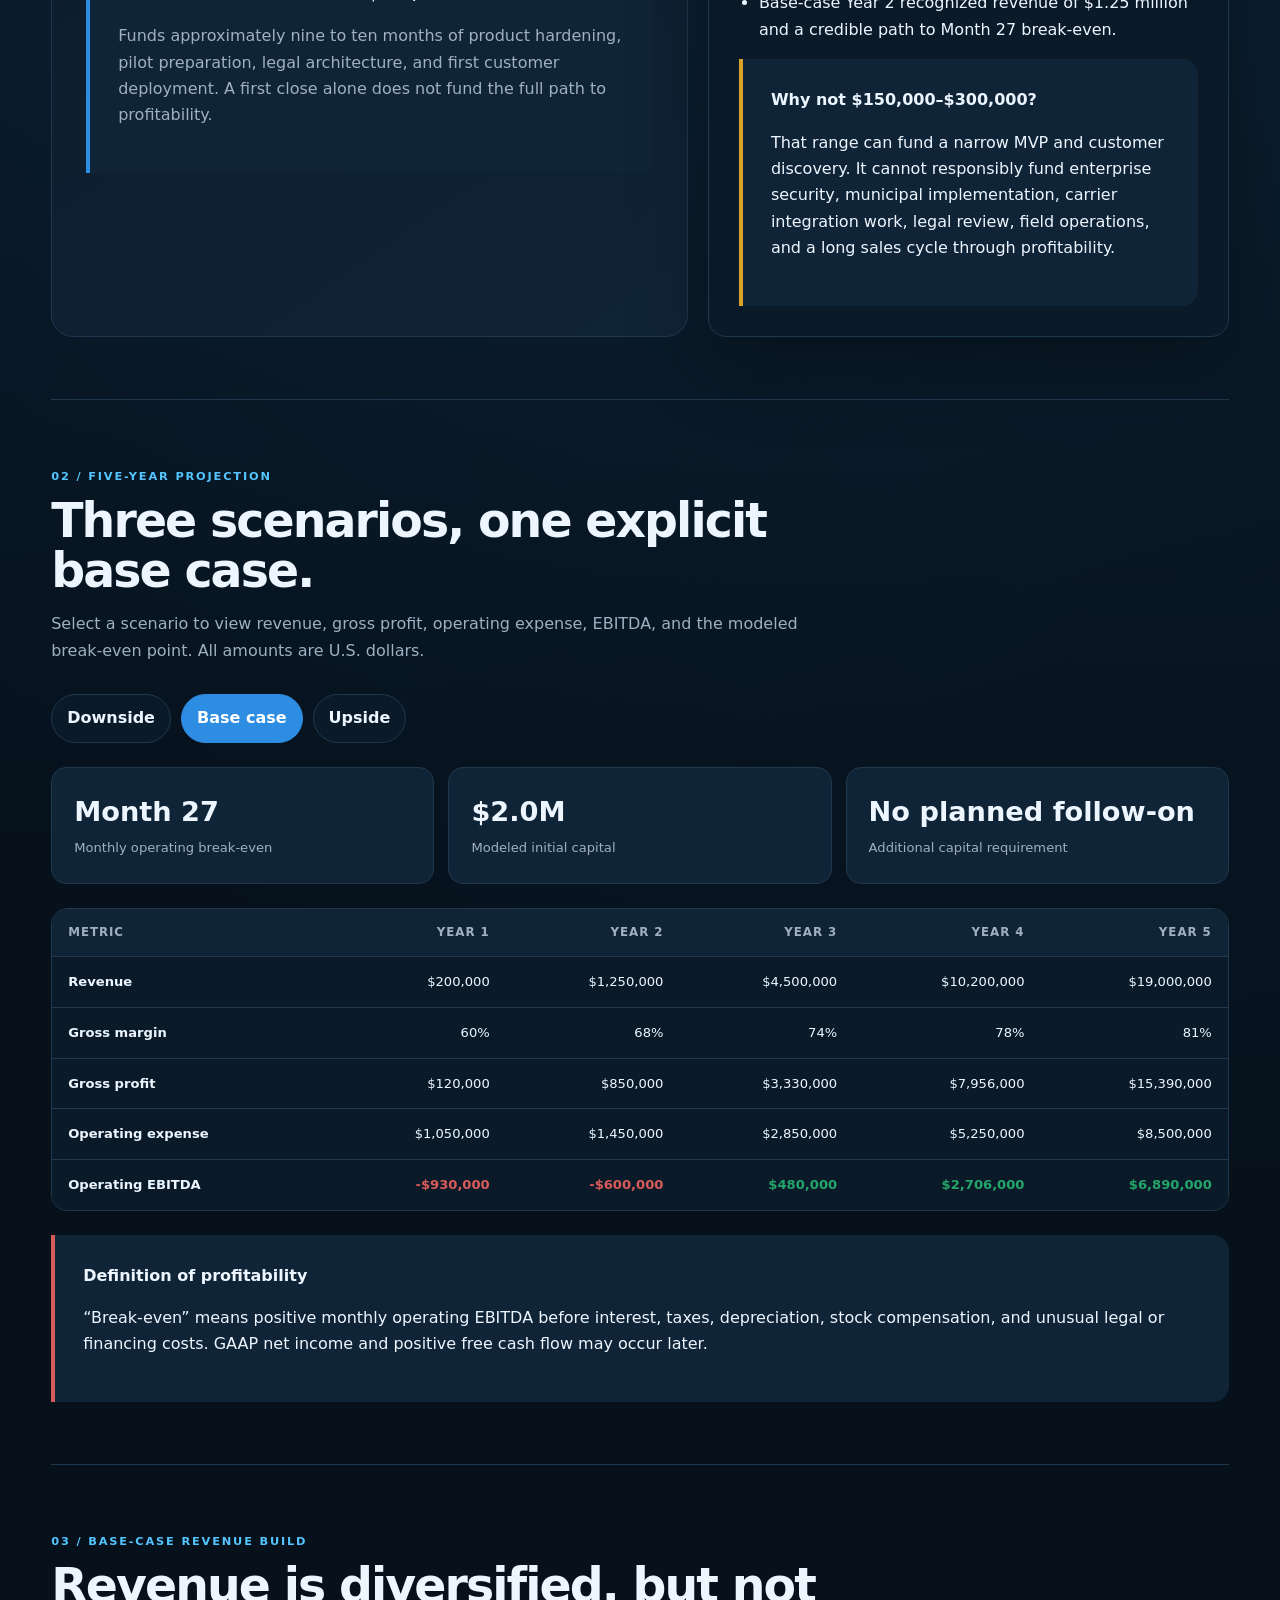
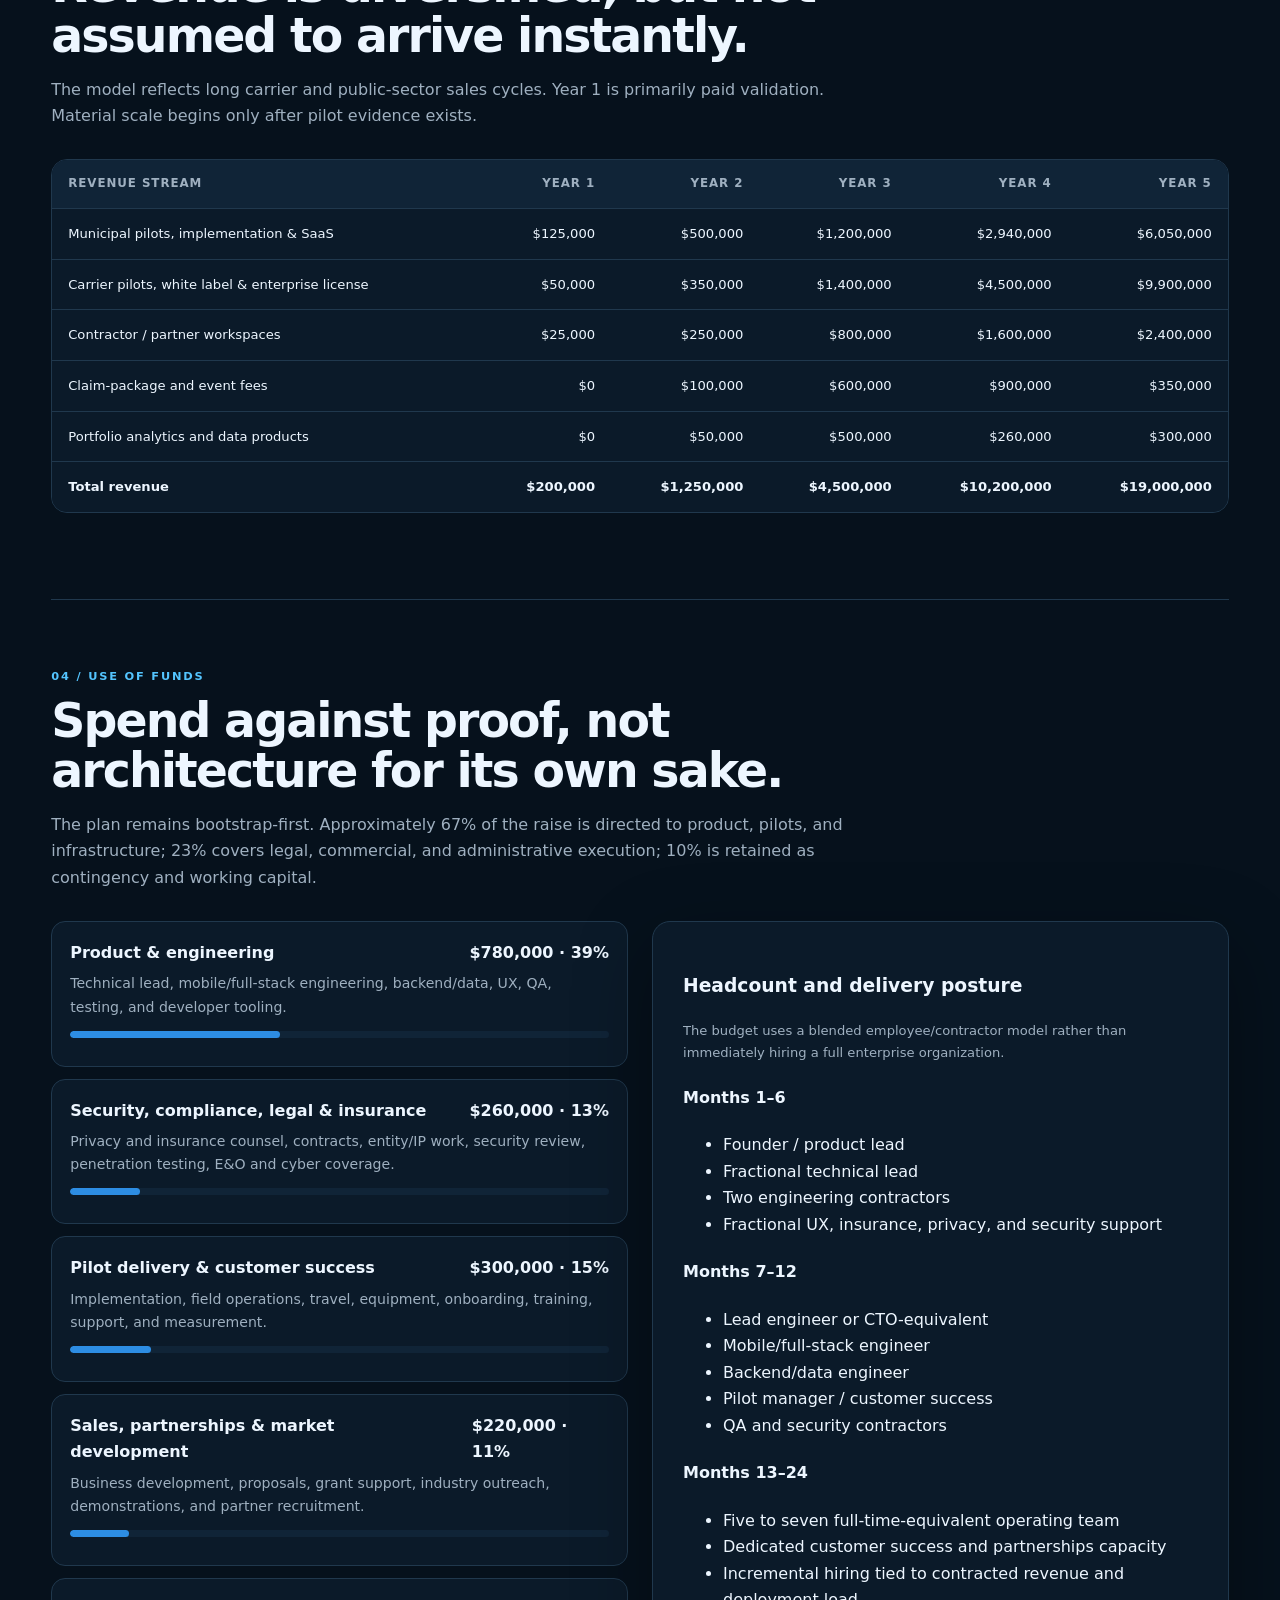
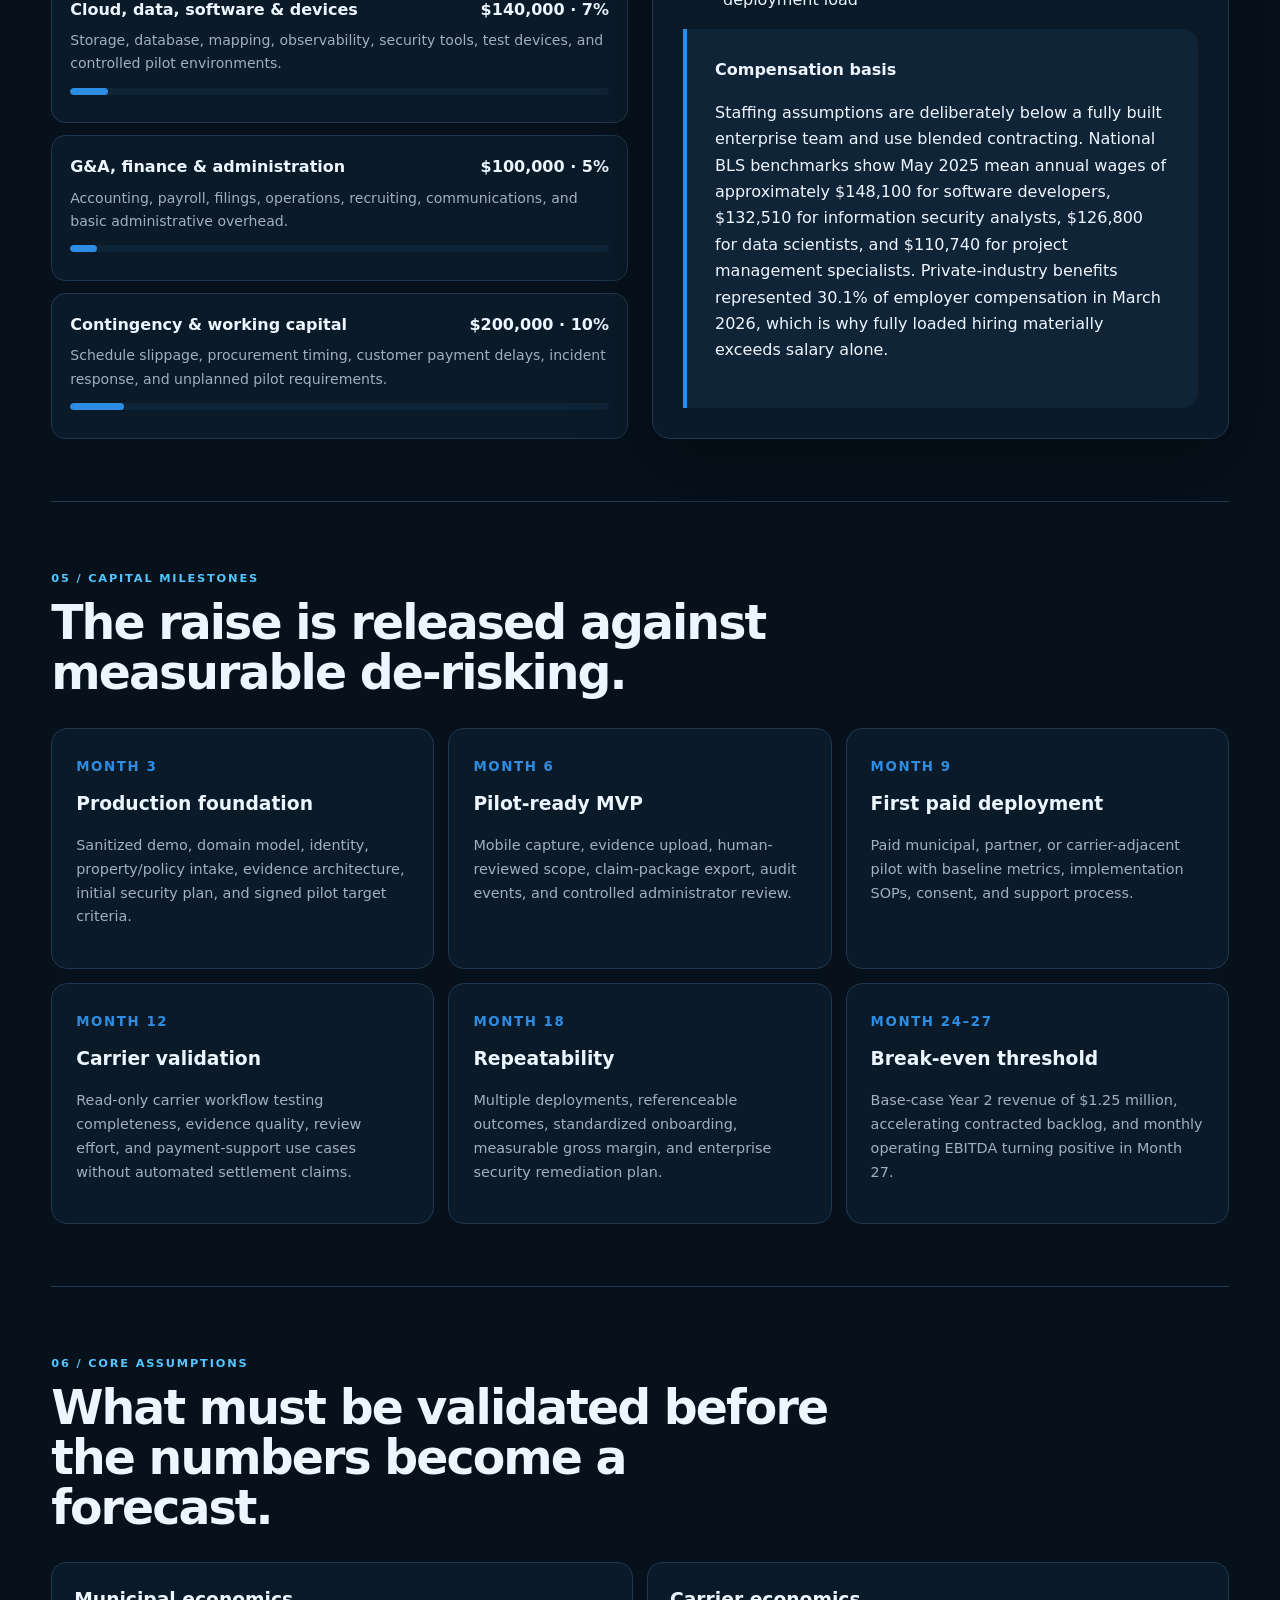
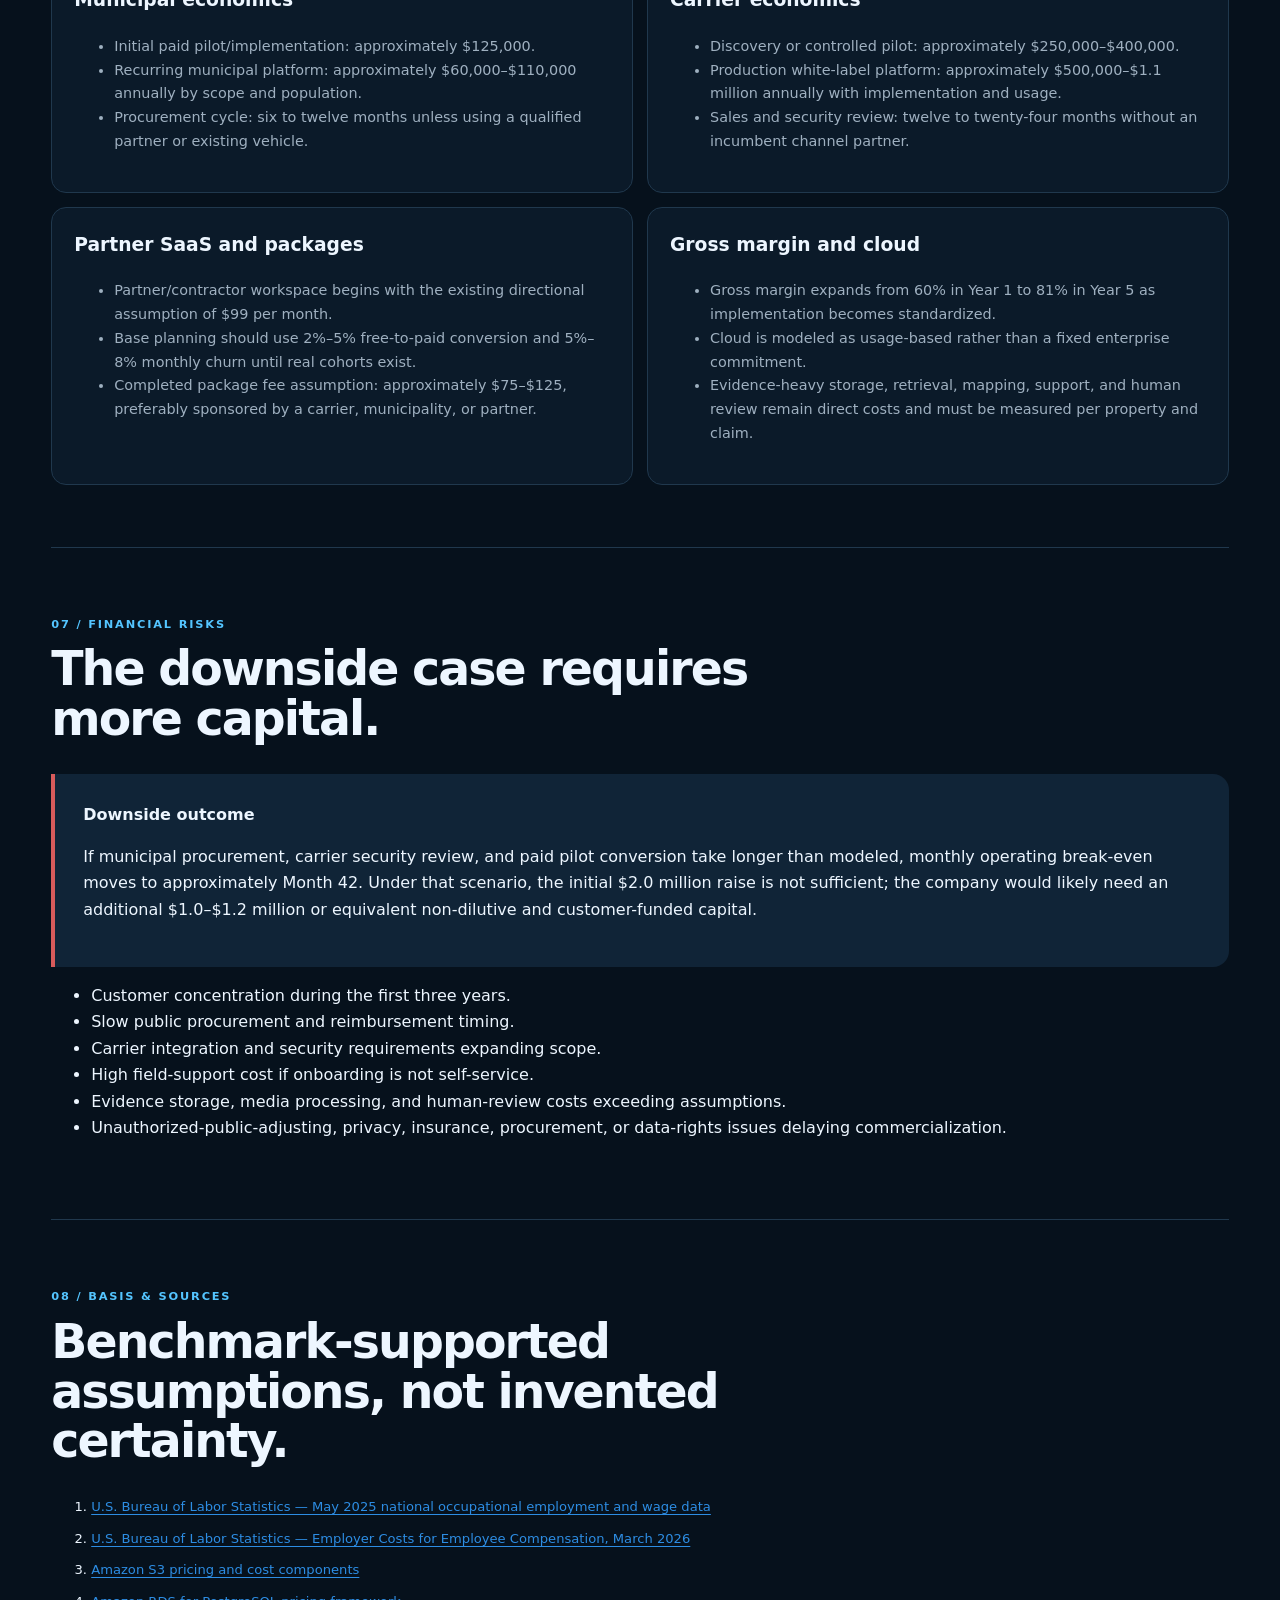
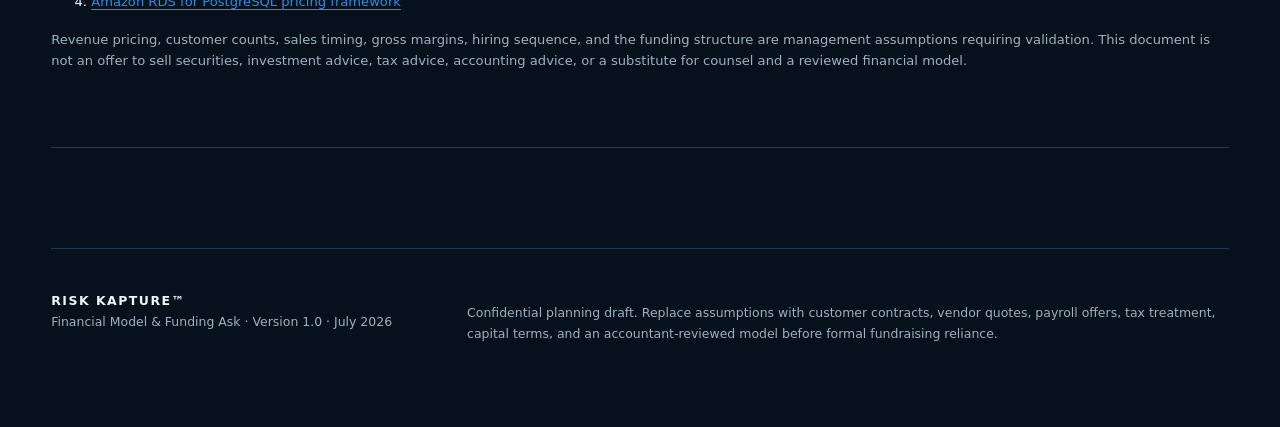
<file: publications/financial-model.html>
<!doctype html>
<html lang="en" data-theme="dark">
<head>
  <meta charset="utf-8" />
  <meta name="viewport" content="width=device-width, initial-scale=1" />
  <meta name="description" content="Risk Kapture financial projections, funding ask, use of funds, runway, and profitability analysis." />
  <title>Risk Kapture™ | Financial Model & Funding Ask</title>
  <link rel="stylesheet" href="publication.css" />
  <style>
    .financial-shell{width:min(1180px,calc(100% - 8vw));margin:0 auto;padding:58px 0 100px}.financial-hero{padding:70px 0 44px;border-bottom:1px solid var(--line)}
    .financial-hero h1{max-width:950px;margin:14px 0 20px;font-size:clamp(3rem,6vw,6.3rem);line-height:.96;letter-spacing:-.055em}.financial-hero p{max-width:880px;color:var(--muted);font-size:1.12rem}
    .headline-grid{display:grid;grid-template-columns:repeat(4,1fr);gap:14px;margin:38px 0}.headline-grid article,.panel{background:var(--surface);border:1px solid var(--line);border-radius:18px;box-shadow:var(--shadow)}.headline-grid article{padding:24px}.headline-grid strong{display:block;font-size:2.2rem;line-height:1}.headline-grid span{display:block;margin-top:7px;color:var(--muted);font-size:.82rem}
    .section{padding:62px 0;border-bottom:1px solid var(--line)}.section-heading{max-width:800px;margin-bottom:30px}.section-heading h2{margin:8px 0 10px;font-size:clamp(2rem,3.7vw,3.8rem);line-height:1.05;letter-spacing:-.04em}.section-heading p{color:var(--muted)}
    .ask-box{display:grid;grid-template-columns:1.1fr .9fr;gap:20px}.ask-primary{padding:34px;background:linear-gradient(145deg,var(--surface),var(--surface-2));border:1px solid var(--line);border-radius:22px}.ask-primary .amount{font-size:clamp(4rem,8vw,7rem);line-height:.9;letter-spacing:-.06em;color:var(--blue);font-weight:850}.ask-primary h3{font-size:1.55rem}.ask-primary p{color:var(--muted)}.ask-secondary{padding:30px}.ask-secondary ul{padding-left:20px}.ask-secondary li{margin:10px 0}
    .scenario-controls{display:flex;gap:10px;flex-wrap:wrap;margin:0 0 24px}.scenario-controls button{border:1px solid var(--line);background:var(--surface);color:var(--ink);padding:10px 15px;border-radius:999px;font-weight:800}.scenario-controls button.active{background:var(--blue);border-color:var(--blue);color:white}
    .scenario-summary{display:grid;grid-template-columns:repeat(3,1fr);gap:14px;margin-bottom:24px}.scenario-summary article{padding:22px;background:var(--surface-2);border:1px solid var(--line);border-radius:15px}.scenario-summary b{display:block;font-size:1.7rem}.scenario-summary span{color:var(--muted);font-size:.82rem}
    .table-wrap{overflow:auto;border:1px solid var(--line);border-radius:16px;background:var(--surface)}table{width:100%;border-collapse:collapse;min-width:760px}th,td{padding:14px 16px;text-align:right;border-bottom:1px solid var(--line);white-space:nowrap}th:first-child,td:first-child{text-align:left}th{font-size:.74rem;letter-spacing:.08em;color:var(--muted);background:var(--surface-2)}tr:last-child td{border-bottom:0}.positive{color:#24a56a;font-weight:800}.negative{color:#d85b5b;font-weight:800}
    .fund-grid{display:grid;grid-template-columns:1fr 1fr;gap:24px}.fund-list{display:grid;gap:12px}.fund-item{padding:18px;border:1px solid var(--line);border-radius:14px;background:var(--surface)}.fund-row{display:flex;justify-content:space-between;gap:20px;font-weight:800}.fund-item p{margin:6px 0 0;color:var(--muted);font-size:.88rem}.bar{height:7px;margin-top:12px;border-radius:10px;background:var(--surface-2);overflow:hidden}.bar i{display:block;height:100%;background:var(--blue);border-radius:10px}
    .milestones{display:grid;grid-template-columns:repeat(3,1fr);gap:14px}.milestones article{padding:24px;background:var(--surface);border:1px solid var(--line);border-radius:16px}.milestones small{color:var(--blue);font-weight:850;letter-spacing:.12em}.milestones h3{margin:10px 0}.milestones p{color:var(--muted);font-size:.9rem}
    .assumption-grid{display:grid;grid-template-columns:repeat(2,1fr);gap:14px}.assumption-grid article{padding:22px;border:1px solid var(--line);border-radius:15px;background:var(--surface)}.assumption-grid h3{margin-top:0}.assumption-grid p,.assumption-grid li{color:var(--muted);font-size:.9rem}
    .callout-box{padding:28px;border-left:4px solid var(--blue);background:var(--surface-2);border-radius:0 16px 16px 0}.callout-box.warning{border-left-color:#d8a328}.callout-box.risk{border-left-color:#d85b5b}.download-row{display:flex;gap:12px;flex-wrap:wrap;margin-top:24px}.download-row a,.print-button{display:inline-flex;padding:11px 16px;border-radius:10px;background:var(--surface);border:1px solid var(--line);font-weight:800}.print-button{color:var(--ink)}
    .source-list li{margin:10px 0}.source-list a{color:var(--blue);text-decoration:underline}.fine-print{color:var(--muted);font-size:.82rem}
    @media(max-width:900px){.headline-grid,.scenario-summary,.milestones{grid-template-columns:1fr 1fr}.ask-box,.fund-grid,.assumption-grid{grid-template-columns:1fr}}
    @media(max-width:620px){.financial-shell{width:min(100% - 36px,1180px)}.headline-grid,.scenario-summary,.milestones{grid-template-columns:1fr}.financial-hero{padding-top:45px}.ask-primary .amount{font-size:4rem}}
    @media print{.site-header,.scenario-controls,.download-row{display:none!important}.financial-shell{width:100%;padding:0}.section{padding:34px 0}.panel,.headline-grid article{box-shadow:none}.financial-hero h1{font-size:3.8rem}.financial-hero{padding-top:0}}
  </style>
</head>
<body>
  <header class="site-header">
    <a class="brand" href="../index.html">RISK KAPTURE<sup>™</sup></a>
    <nav><a href="index.html">Publication library</a><a href="document.html?doc=investor">Investor memo</a><a href="document.html?doc=master">Master strategy</a></nav>
    <div class="header-actions"><button class="icon-button" id="themeToggle" type="button" aria-label="Toggle theme">◐</button></div>
  </header>

  <main class="financial-shell">
    <section class="financial-hero">
      <div class="eyebrow">FINANCIAL MODEL · FUNDING ASK · PROFITABILITY</div>
      <h1>Fund the product through proof, commercialization, and operating break-even.</h1>
      <p>This model converts Risk Kapture’s product roadmap and revenue strategy into a staged, assumption-driven financial plan. It is a planning model—not a forecast guarantee—and should be replaced with signed customer pricing, vendor quotes, payroll offers, and pilot economics as they become available.</p>
      <div class="headline-grid">
        <article><strong>$2.0M</strong><span>Recommended pre-seed raise</span></article>
        <article><strong>27</strong><span>Base-case month of operating break-even</span></article>
        <article><strong>24–27</strong><span>Months funded under base-case cash flow</span></article>
        <article><strong>$19.0M</strong><span>Base-case Year 5 revenue</span></article>
      </div>
      <div class="download-row"><button class="print-button" type="button" onclick="window.print()">Print / Save PDF</button><a href="data/base-case-projection.csv" download>Download base projection CSV</a><a href="data/use-of-funds.csv" download>Download use-of-funds CSV</a><a href="data/monthly-runway.csv" download>Download monthly runway CSV</a></div>
    </section>

    <section class="section" id="ask">
      <div class="section-heading"><span class="eyebrow">01 / THE ASK</span><h2>A $2.0 million pre-seed round.</h2><p>The capital target is sized to reach a pilot-ready product, complete controlled paid deployments, establish security and evidence controls, support enterprise sales cycles, and reach monthly operating break-even in the base case.</p></div>
      <div class="ask-box">
        <article class="ask-primary">
          <div class="amount">$2.0M</div>
          <h3>Recommended capital raise</h3>
          <p>Target structure: early-stage equity or SAFE financing, subject to company formation, cap-table review, securities counsel, investor terms, and board approval. The model assumes no debt service.</p>
          <div class="callout-box"><strong>Minimum viable first close: $750,000</strong><p>Funds approximately nine to ten months of product hardening, pilot preparation, legal architecture, and first customer deployment. A first close alone does not fund the full path to profitability.</p></div>
        </article>
        <article class="panel ask-secondary">
          <h3>What the round must accomplish</h3>
          <ul>
            <li>Production-grade Home capture, evidence storage, review, and claim-package workflow.</li>
            <li>Read-only Carrier console and Civic asset-readiness pilot.</li>
            <li>Security architecture, privacy controls, contracts, insurance, and auditability.</li>
            <li>At least four paid deployments or equivalent contracted revenue by Month 24.</li>
            <li>Base-case Year 2 recognized revenue of $1.25 million and a credible path to Month 27 break-even.</li>
          </ul>
          <div class="callout-box warning"><strong>Why not $150,000–$300,000?</strong><p>That range can fund a narrow MVP and customer discovery. It cannot responsibly fund enterprise security, municipal implementation, carrier integration work, legal review, field operations, and a long sales cycle through profitability.</p></div>
        </article>
      </div>
    </section>

    <section class="section" id="scenarios">
      <div class="section-heading"><span class="eyebrow">02 / FIVE-YEAR PROJECTION</span><h2>Three scenarios, one explicit base case.</h2><p>Select a scenario to view revenue, gross profit, operating expense, EBITDA, and the modeled break-even point. All amounts are U.S. dollars.</p></div>
      <div class="scenario-controls"><button type="button" data-scenario="downside">Downside</button><button type="button" data-scenario="base" class="active">Base case</button><button type="button" data-scenario="upside">Upside</button></div>
      <div class="scenario-summary"><article><b id="breakEvenMetric">Month 27</b><span>Monthly operating break-even</span></article><article><b id="capitalMetric">$2.0M</b><span>Modeled initial capital</span></article><article><b id="followOnMetric">No planned follow-on</b><span>Additional capital requirement</span></article></div>
      <div class="table-wrap"><table><thead><tr><th>Metric</th><th>Year 1</th><th>Year 2</th><th>Year 3</th><th>Year 4</th><th>Year 5</th></tr></thead><tbody id="projectionBody"></tbody></table></div>
      <div class="callout-box risk" style="margin-top:22px"><strong>Definition of profitability</strong><p>“Break-even” means positive monthly operating EBITDA before interest, taxes, depreciation, stock compensation, and unusual legal or financing costs. GAAP net income and positive free cash flow may occur later.</p></div>
    </section>

    <section class="section" id="revenue">
      <div class="section-heading"><span class="eyebrow">03 / BASE-CASE REVENUE BUILD</span><h2>Revenue is diversified, but not assumed to arrive instantly.</h2><p>The model reflects long carrier and public-sector sales cycles. Year 1 is primarily paid validation. Material scale begins only after pilot evidence exists.</p></div>
      <div class="table-wrap"><table><thead><tr><th>Revenue stream</th><th>Year 1</th><th>Year 2</th><th>Year 3</th><th>Year 4</th><th>Year 5</th></tr></thead><tbody>
        <tr><td>Municipal pilots, implementation & SaaS</td><td>$125,000</td><td>$500,000</td><td>$1,200,000</td><td>$2,940,000</td><td>$6,050,000</td></tr>
        <tr><td>Carrier pilots, white label & enterprise license</td><td>$50,000</td><td>$350,000</td><td>$1,400,000</td><td>$4,500,000</td><td>$9,900,000</td></tr>
        <tr><td>Contractor / partner workspaces</td><td>$25,000</td><td>$250,000</td><td>$800,000</td><td>$1,600,000</td><td>$2,400,000</td></tr>
        <tr><td>Claim-package and event fees</td><td>$0</td><td>$100,000</td><td>$600,000</td><td>$900,000</td><td>$350,000</td></tr>
        <tr><td>Portfolio analytics and data products</td><td>$0</td><td>$50,000</td><td>$500,000</td><td>$260,000</td><td>$300,000</td></tr>
        <tr><td><strong>Total revenue</strong></td><td><strong>$200,000</strong></td><td><strong>$1,250,000</strong></td><td><strong>$4,500,000</strong></td><td><strong>$10,200,000</strong></td><td><strong>$19,000,000</strong></td></tr>
      </tbody></table></div>
    </section>

    <section class="section" id="funds">
      <div class="section-heading"><span class="eyebrow">04 / USE OF FUNDS</span><h2>Spend against proof, not architecture for its own sake.</h2><p>The plan remains bootstrap-first. Approximately 67% of the raise is directed to product, pilots, and infrastructure; 23% covers legal, commercial, and administrative execution; 10% is retained as contingency and working capital.</p></div>
      <div class="fund-grid">
        <div class="fund-list">
          <div class="fund-item"><div class="fund-row"><span>Product & engineering</span><span>$780,000 · 39%</span></div><p>Technical lead, mobile/full-stack engineering, backend/data, UX, QA, testing, and developer tooling.</p><div class="bar"><i style="width:39%"></i></div></div>
          <div class="fund-item"><div class="fund-row"><span>Security, compliance, legal & insurance</span><span>$260,000 · 13%</span></div><p>Privacy and insurance counsel, contracts, entity/IP work, security review, penetration testing, E&O and cyber coverage.</p><div class="bar"><i style="width:13%"></i></div></div>
          <div class="fund-item"><div class="fund-row"><span>Pilot delivery & customer success</span><span>$300,000 · 15%</span></div><p>Implementation, field operations, travel, equipment, onboarding, training, support, and measurement.</p><div class="bar"><i style="width:15%"></i></div></div>
          <div class="fund-item"><div class="fund-row"><span>Sales, partnerships & market development</span><span>$220,000 · 11%</span></div><p>Business development, proposals, grant support, industry outreach, demonstrations, and partner recruitment.</p><div class="bar"><i style="width:11%"></i></div></div>
          <div class="fund-item"><div class="fund-row"><span>Cloud, data, software & devices</span><span>$140,000 · 7%</span></div><p>Storage, database, mapping, observability, security tools, test devices, and controlled pilot environments.</p><div class="bar"><i style="width:7%"></i></div></div>
          <div class="fund-item"><div class="fund-row"><span>G&A, finance & administration</span><span>$100,000 · 5%</span></div><p>Accounting, payroll, filings, operations, recruiting, communications, and basic administrative overhead.</p><div class="bar"><i style="width:5%"></i></div></div>
          <div class="fund-item"><div class="fund-row"><span>Contingency & working capital</span><span>$200,000 · 10%</span></div><p>Schedule slippage, procurement timing, customer payment delays, incident response, and unplanned pilot requirements.</p><div class="bar"><i style="width:10%"></i></div></div>
        </div>
        <article class="panel" style="padding:30px">
          <h3>Headcount and delivery posture</h3>
          <p class="fine-print">The budget uses a blended employee/contractor model rather than immediately hiring a full enterprise organization.</p>
          <h4>Months 1–6</h4><ul><li>Founder / product lead</li><li>Fractional technical lead</li><li>Two engineering contractors</li><li>Fractional UX, insurance, privacy, and security support</li></ul>
          <h4>Months 7–12</h4><ul><li>Lead engineer or CTO-equivalent</li><li>Mobile/full-stack engineer</li><li>Backend/data engineer</li><li>Pilot manager / customer success</li><li>QA and security contractors</li></ul>
          <h4>Months 13–24</h4><ul><li>Five to seven full-time-equivalent operating team</li><li>Dedicated customer success and partnerships capacity</li><li>Incremental hiring tied to contracted revenue and deployment load</li></ul>
          <div class="callout-box"><strong>Compensation basis</strong><p>Staffing assumptions are deliberately below a fully built enterprise team and use blended contracting. National BLS benchmarks show May 2025 mean annual wages of approximately $148,100 for software developers, $132,510 for information security analysts, $126,800 for data scientists, and $110,740 for project management specialists. Private-industry benefits represented 30.1% of employer compensation in March 2026, which is why fully loaded hiring materially exceeds salary alone.</p></div>
        </article>
      </div>
    </section>

    <section class="section" id="milestones">
      <div class="section-heading"><span class="eyebrow">05 / CAPITAL MILESTONES</span><h2>The raise is released against measurable de-risking.</h2></div>
      <div class="milestones">
        <article><small>MONTH 3</small><h3>Production foundation</h3><p>Sanitized demo, domain model, identity, property/policy intake, evidence architecture, initial security plan, and signed pilot target criteria.</p></article>
        <article><small>MONTH 6</small><h3>Pilot-ready MVP</h3><p>Mobile capture, evidence upload, human-reviewed scope, claim-package export, audit events, and controlled administrator review.</p></article>
        <article><small>MONTH 9</small><h3>First paid deployment</h3><p>Paid municipal, partner, or carrier-adjacent pilot with baseline metrics, implementation SOPs, consent, and support process.</p></article>
        <article><small>MONTH 12</small><h3>Carrier validation</h3><p>Read-only carrier workflow testing completeness, evidence quality, review effort, and payment-support use cases without automated settlement claims.</p></article>
        <article><small>MONTH 18</small><h3>Repeatability</h3><p>Multiple deployments, referenceable outcomes, standardized onboarding, measurable gross margin, and enterprise security remediation plan.</p></article>
        <article><small>MONTH 24–27</small><h3>Break-even threshold</h3><p>Base-case Year 2 revenue of $1.25 million, accelerating contracted backlog, and monthly operating EBITDA turning positive in Month 27.</p></article>
      </div>
    </section>

    <section class="section" id="assumptions">
      <div class="section-heading"><span class="eyebrow">06 / CORE ASSUMPTIONS</span><h2>What must be validated before the numbers become a forecast.</h2></div>
      <div class="assumption-grid">
        <article><h3>Municipal economics</h3><ul><li>Initial paid pilot/implementation: approximately $125,000.</li><li>Recurring municipal platform: approximately $60,000–$110,000 annually by scope and population.</li><li>Procurement cycle: six to twelve months unless using a qualified partner or existing vehicle.</li></ul></article>
        <article><h3>Carrier economics</h3><ul><li>Discovery or controlled pilot: approximately $250,000–$400,000.</li><li>Production white-label platform: approximately $500,000–$1.1 million annually with implementation and usage.</li><li>Sales and security review: twelve to twenty-four months without an incumbent channel partner.</li></ul></article>
        <article><h3>Partner SaaS and packages</h3><ul><li>Partner/contractor workspace begins with the existing directional assumption of $99 per month.</li><li>Base planning should use 2%–5% free-to-paid conversion and 5%–8% monthly churn until real cohorts exist.</li><li>Completed package fee assumption: approximately $75–$125, preferably sponsored by a carrier, municipality, or partner.</li></ul></article>
        <article><h3>Gross margin and cloud</h3><ul><li>Gross margin expands from 60% in Year 1 to 81% in Year 5 as implementation becomes standardized.</li><li>Cloud is modeled as usage-based rather than a fixed enterprise commitment.</li><li>Evidence-heavy storage, retrieval, mapping, support, and human review remain direct costs and must be measured per property and claim.</li></ul></article>
      </div>
    </section>

    <section class="section" id="risks">
      <div class="section-heading"><span class="eyebrow">07 / FINANCIAL RISKS</span><h2>The downside case requires more capital.</h2></div>
      <div class="callout-box risk"><strong>Downside outcome</strong><p>If municipal procurement, carrier security review, and paid pilot conversion take longer than modeled, monthly operating break-even moves to approximately Month 42. Under that scenario, the initial $2.0 million raise is not sufficient; the company would likely need an additional $1.0–$1.2 million or equivalent non-dilutive and customer-funded capital.</p></div>
      <ul>
        <li>Customer concentration during the first three years.</li>
        <li>Slow public procurement and reimbursement timing.</li>
        <li>Carrier integration and security requirements expanding scope.</li>
        <li>High field-support cost if onboarding is not self-service.</li>
        <li>Evidence storage, media processing, and human-review costs exceeding assumptions.</li>
        <li>Unauthorized-public-adjusting, privacy, insurance, procurement, or data-rights issues delaying commercialization.</li>
      </ul>
    </section>

    <section class="section" id="sources">
      <div class="section-heading"><span class="eyebrow">08 / BASIS & SOURCES</span><h2>Benchmark-supported assumptions, not invented certainty.</h2></div>
      <ol class="source-list">
        <li><a href="https://www.bls.gov/news.release/ocwage.t01.htm" target="_blank" rel="noreferrer">U.S. Bureau of Labor Statistics — May 2025 national occupational employment and wage data</a></li>
        <li><a href="https://www.bls.gov/news.release/ecec.nr0.htm" target="_blank" rel="noreferrer">U.S. Bureau of Labor Statistics — Employer Costs for Employee Compensation, March 2026</a></li>
        <li><a href="https://aws.amazon.com/s3/pricing/" target="_blank" rel="noreferrer">Amazon S3 pricing and cost components</a></li>
        <li><a href="https://aws.amazon.com/rds/postgresql/pricing/" target="_blank" rel="noreferrer">Amazon RDS for PostgreSQL pricing framework</a></li>
      </ol>
      <p class="fine-print">Revenue pricing, customer counts, sales timing, gross margins, hiring sequence, and the funding structure are management assumptions requiring validation. This document is not an offer to sell securities, investment advice, tax advice, accounting advice, or a substitute for counsel and a reviewed financial model.</p>
    </section>
  </main>

  <footer class="document-footer"><div><strong>RISK KAPTURE™</strong><span>Financial Model & Funding Ask · Version 1.0 · July 2026</span></div><p>Confidential planning draft. Replace assumptions with customer contracts, vendor quotes, payroll offers, tax treatment, capital terms, and an accountant-reviewed model before formal fundraising reliance.</p></footer>

  <script>
    const scenarios={
      downside:{breakEven:'Month 42',capital:'$2.0M',followOn:'$1.0M–$1.2M likely',revenue:[100000,650000,2200000,5800000,11500000],margin:[.55,.62,.68,.74,.78],opex:[1000000,1350000,2400000,4100000,6500000]},
      base:{breakEven:'Month 27',capital:'$2.0M',followOn:'No planned follow-on',revenue:[200000,1250000,4500000,10200000,19000000],margin:[.60,.68,.74,.78,.81],opex:[1050000,1450000,2850000,5250000,8500000]},
      upside:{breakEven:'Month 22',capital:'$2.0M',followOn:'Not required by model',revenue:[300000,2000000,7000000,16000000,30000000],margin:[.62,.70,.76,.80,.82],opex:[1100000,1550000,3600000,7000000,12000000]}
    };
    const money=n=>new Intl.NumberFormat('en-US',{style:'currency',currency:'USD',maximumFractionDigits:0}).format(n);
    function renderScenario(name){const s=scenarios[name],gp=s.revenue.map((r,i)=>r*s.margin[i]),ebitda=gp.map((g,i)=>g-s.opex[i]);document.getElementById('breakEvenMetric').textContent=s.breakEven;document.getElementById('capitalMetric').textContent=s.capital;document.getElementById('followOnMetric').textContent=s.followOn;const rows=[['Revenue',s.revenue,''],['Gross margin',s.margin,'percent'],['Gross profit',gp,''],['Operating expense',s.opex,''],['Operating EBITDA',ebitda,'signed']];document.getElementById('projectionBody').innerHTML=rows.map(([label,values,type])=>`<tr><td><strong>${label}</strong></td>${values.map(v=>{if(type==='percent')return `<td>${Math.round(v*100)}%</td>`;const cls=type==='signed'?(v>=0?'positive':'negative'):'';return `<td class="${cls}">${money(v)}</td>`}).join('')}</tr>`).join('');document.querySelectorAll('[data-scenario]').forEach(b=>b.classList.toggle('active',b.dataset.scenario===name));}
    document.querySelectorAll('[data-scenario]').forEach(b=>b.addEventListener('click',()=>renderScenario(b.dataset.scenario)));renderScenario('base');
    const toggle=document.getElementById('themeToggle'),saved=localStorage.getItem('rk-publication-theme');if(saved)document.documentElement.dataset.theme=saved;toggle.addEventListener('click',()=>{const next=document.documentElement.dataset.theme==='light'?'dark':'light';document.documentElement.dataset.theme=next;localStorage.setItem('rk-publication-theme',next)});
  </script>
</body>
</html>
</file>
<file: styles.css>
:root {
  --bg: #f4f7fb;
  --surface: #ffffff;
  --surface-2: #edf3f9;
  --ink: #0b1624;
  --muted: #5f6f81;
  --line: #d9e3ec;
  --navy: #071727;
  --blue: #1d7dd8;
  --cyan: #49b8ff;
  --shadow: 0 22px 60px rgba(8, 25, 45, .10);
  --radius: 22px;
  --max: 1180px;
}

[data-theme="dark"] {
  --bg: #06111c;
  --surface: #0b1a29;
  --surface-2: #102437;
  --ink: #edf6ff;
  --muted: #9fb0c0;
  --line: #20384d;
  --navy: #030b12;
  --shadow: 0 22px 60px rgba(0,0,0,.35);
}

* { box-sizing: border-box; }
html { scroll-behavior: smooth; }
body {
  margin: 0;
  background:
    radial-gradient(circle at 15% 0%, rgba(73,184,255,.10), transparent 28%),
    var(--bg);
  color: var(--ink);
  font-family: Inter, ui-sans-serif, system-ui, -apple-system, BlinkMacSystemFont, "Segoe UI", sans-serif;
  line-height: 1.6;
  transition: background .2s ease, color .2s ease;
}
a { color: inherit; text-decoration: none; }
button, input { font: inherit; }
button { cursor: pointer; }

.topbar {
  position: sticky;
  top: 0;
  z-index: 50;
  display: grid;
  grid-template-columns: 1fr auto 1fr;
  align-items: center;
  min-height: 72px;
  padding: 0 4vw;
  backdrop-filter: blur(18px);
  background: color-mix(in srgb, var(--bg) 82%, transparent);
  border-bottom: 1px solid color-mix(in srgb, var(--line) 75%, transparent);
}
.brand { font-size: .88rem; font-weight: 800; letter-spacing: .18em; }
.brand sup, footer sup { color: var(--cyan); font-size: .55em; }
.topbar nav { display: flex; gap: 28px; color: var(--muted); font-size: .88rem; }
.topbar nav a:hover { color: var(--ink); }
.theme-toggle {
  justify-self: end;
  width: 38px; height: 38px;
  border-radius: 50%;
  border: 1px solid var(--line);
  background: var(--surface);
  color: var(--ink);
}

.section-shell { width: min(var(--max), calc(100% - 8vw)); margin: 0 auto; padding: 92px 0; }
.hero { min-height: calc(100vh - 72px); display: flex; flex-direction: column; justify-content: center; }
.eyebrow, .section-heading > span, .publication-card > span, .callout > span {
  color: var(--blue);
  font-size: .73rem;
  font-weight: 800;
  letter-spacing: .16em;
}
h1 { margin: 18px 0 24px; max-width: 980px; font-size: clamp(3.2rem, 7.5vw, 7.2rem); line-height: .98; letter-spacing: -.055em; }
h1 span { color: var(--blue); }
.lead { max-width: 870px; font-size: clamp(1.08rem, 1.7vw, 1.35rem); color: var(--muted); }
.hero-actions { display: flex; gap: 14px; margin: 34px 0 50px; }
.button { padding: 13px 19px; border-radius: 10px; font-weight: 750; font-size: .92rem; }
.button.primary { background: var(--blue); color: white; }
.button.ghost { border: 1px solid var(--line); background: var(--surface); }
.metric-grid { display: grid; grid-template-columns: repeat(4, 1fr); gap: 14px; }
.metric-grid article { background: var(--surface); border: 1px solid var(--line); border-radius: 16px; padding: 22px; box-shadow: var(--shadow); }
.metric-grid strong { display: block; font-size: 2rem; line-height: 1; }
.metric-grid span { color: var(--muted); font-size: .84rem; }

.statement { padding-top: 24px; padding-bottom: 24px; }
.statement p { margin: 0; padding: 46px; border-left: 4px solid var(--blue); background: var(--surface); font-size: clamp(1.65rem, 3vw, 3rem); line-height: 1.15; letter-spacing: -.03em; box-shadow: var(--shadow); }
.section-heading { max-width: 760px; margin-bottom: 40px; }
.section-heading h2 { margin: 10px 0 14px; font-size: clamp(2.2rem, 4vw, 4.2rem); line-height: 1.05; letter-spacing: -.04em; }
.section-heading p { color: var(--muted); font-size: 1.05rem; }
.section-heading.compact h2 { font-size: clamp(2rem, 3vw, 3.2rem); }

.card-grid { display: grid; grid-template-columns: repeat(3, 1fr); gap: 18px; }
.publication-card { display: flex; min-height: 300px; flex-direction: column; padding: 28px; background: var(--surface); border: 1px solid var(--line); border-radius: var(--radius); box-shadow: var(--shadow); }
.publication-card.featured { grid-column: span 2; background: linear-gradient(145deg, var(--surface), var(--surface-2)); }
.publication-card h3 { margin: 13px 0 10px; font-size: 1.55rem; line-height: 1.15; }
.publication-card p { color: var(--muted); }
.publication-card button { margin-top: auto; align-self: flex-start; border: 0; background: transparent; color: var(--blue); padding: 0; font-weight: 800; }

.dark-panel { background: var(--navy); color: #eef7ff; }
.section-heading.light p { color: #9db1c4; }
.architecture { display: grid; grid-template-columns: repeat(3, 1fr); gap: 16px; }
.lane { padding: 26px; border: 1px solid #20405a; border-radius: 18px; background: #0a2031; }
.lane span { color: var(--cyan); font-size: .72rem; font-weight: 800; letter-spacing: .13em; }
.lane b { display: block; margin: 9px 0; font-size: 1.05rem; }
.lane p, .core p { color: #9fb3c5; font-size: .9rem; }
.core { grid-column: 1 / -1; text-align: center; padding: 36px; border: 1px solid #2b6286; border-radius: 18px; background: linear-gradient(145deg, #102c42, #071827); }
.core small { display: block; color: var(--cyan); letter-spacing: .15em; font-weight: 800; }
.core strong { display: block; margin: 10px 0; font-size: clamp(1.7rem, 3vw, 3rem); }
.outputs { grid-column: 1 / -1; display: grid; grid-template-columns: repeat(6, 1fr); gap: 10px; }
.outputs span { text-align: center; padding: 14px 8px; border: 1px solid #20405a; border-radius: 10px; color: #b8c8d6; font-size: .8rem; }

.timeline { list-style: none; padding: 0; margin: 0; counter-reset: stage; display: grid; grid-template-columns: repeat(3, 1fr); gap: 16px; }
.timeline li { counter-increment: stage; position: relative; padding: 24px; background: var(--surface); border: 1px solid var(--line); border-radius: 16px; }
.timeline li::before { content: "0" counter(stage); display: block; margin-bottom: 28px; color: var(--blue); font-size: .78rem; font-weight: 800; }
.timeline b { display: block; font-size: 1.05rem; }
.timeline p { color: var(--muted); font-size: .9rem; }
.callout { margin-top: 22px; padding: 30px; border-radius: 18px; background: var(--surface-2); border: 1px solid var(--line); }
.callout p { margin-bottom: 0; font-size: 1.15rem; }

.two-column { display: grid; grid-template-columns: 1fr 1fr; gap: 70px; }
.clean-list { padding: 0; list-style: none; }
.clean-list li { padding: 15px 0 15px 28px; border-bottom: 1px solid var(--line); position: relative; }
.clean-list li::before { content: ""; position: absolute; left: 0; top: 24px; width: 8px; height: 8px; border-radius: 50%; background: var(--blue); }

.search { width: 100%; max-width: 540px; padding: 14px 16px; border-radius: 11px; border: 1px solid var(--line); color: var(--ink); background: var(--surface); margin-bottom: 28px; }
.glossary-grid { display: grid; grid-template-columns: repeat(3, 1fr); gap: 14px; }
.glossary-item { padding: 22px; border: 1px solid var(--line); border-radius: 14px; background: var(--surface); }
.glossary-item b { display: block; margin-bottom: 7px; }
.glossary-item p { margin: 0; color: var(--muted); font-size: .9rem; }

footer { width: min(var(--max), calc(100% - 8vw)); margin: 0 auto; padding: 44px 0 70px; border-top: 1px solid var(--line); display: grid; grid-template-columns: 1fr 2fr; gap: 40px; color: var(--muted); font-size: .8rem; }
footer strong, footer span { display: block; }
footer strong { color: var(--ink); letter-spacing: .12em; }

#publicationDialog { width: min(760px, calc(100% - 32px)); max-height: 84vh; padding: 0; color: var(--ink); background: var(--surface); border: 1px solid var(--line); border-radius: 22px; box-shadow: 0 30px 100px rgba(0,0,0,.35); }
#publicationDialog::backdrop { background: rgba(2,9,16,.72); backdrop-filter: blur(6px); }
.dialog-close { position: sticky; float: right; top: 16px; margin: 16px; z-index: 2; width: 38px; height: 38px; border-radius: 50%; border: 1px solid var(--line); background: var(--surface-2); color: var(--ink); font-size: 1.4rem; }
#dialogContent { padding: 52px; }
#dialogContent h2 { font-size: 2.2rem; line-height: 1.05; }
#dialogContent p { color: var(--muted); }
#dialogContent ol { padding-left: 20px; }
#dialogContent li { margin: 10px 0; }

@media (max-width: 900px) {
  .topbar { grid-template-columns: 1fr auto; }
  .topbar nav { display: none; }
  .metric-grid, .card-grid, .architecture, .timeline, .glossary-grid, .two-column { grid-template-columns: 1fr 1fr; }
  .publication-card.featured, .core, .outputs { grid-column: 1 / -1; }
  .outputs { grid-template-columns: repeat(3, 1fr); }
}

@media (max-width: 620px) {
  .section-shell { width: min(100% - 36px, var(--max)); padding: 68px 0; }
  .hero { min-height: auto; padding-top: 90px; }
  .metric-grid, .card-grid, .architecture, .timeline, .glossary-grid, .two-column { grid-template-columns: 1fr; }
  .publication-card.featured, .core, .outputs { grid-column: auto; }
  .outputs { grid-template-columns: 1fr 1fr; }
  .hero-actions { flex-direction: column; align-items: flex-start; }
  .statement p { padding: 30px; }
  footer { grid-template-columns: 1fr; }
  #dialogContent { padding: 40px 24px; }
}

@media print {
  .topbar, .hero-actions, .theme-toggle, .publication-card button, dialog { display: none !important; }
  body { background: white; color: black; }
  .section-shell { width: 100%; padding: 36px 0; }
  .publication-card, .metric-grid article, .statement p, .timeline li { box-shadow: none; break-inside: avoid; }
}
</file>
<file: publications/publication.css>
:root {
  --bg: #06111c;
  --surface: #0b1a29;
  --surface-2: #102437;
  --surface-3: #142c41;
  --ink: #edf6ff;
  --muted: #9fb0c0;
  --faint: #70879a;
  --line: #20384d;
  --blue: #2d8de3;
  --cyan: #54c5ff;
  --green: #6ed6a0;
  --amber: #f6c768;
  --red: #ff8585;
  --paper: #ffffff;
  --paper-ink: #17212b;
  --max: 1240px;
  --reading: 820px;
  --radius: 18px;
  --shadow: 0 24px 80px rgba(0, 0, 0, .32);
}

[data-theme="light"] {
  --bg: #edf3f8;
  --surface: #ffffff;
  --surface-2: #f4f7fa;
  --surface-3: #e8f0f6;
  --ink: #101c27;
  --muted: #596b7b;
  --faint: #7b8b98;
  --line: #d6e0e8;
  --shadow: 0 24px 70px rgba(16, 32, 48, .12);
}

* { box-sizing: border-box; }
html { scroll-behavior: smooth; }
body {
  margin: 0;
  color: var(--ink);
  background:
    radial-gradient(circle at 12% 0%, rgba(45, 141, 227, .16), transparent 29%),
    radial-gradient(circle at 92% 12%, rgba(84, 197, 255, .08), transparent 24%),
    var(--bg);
  font-family: Inter, ui-sans-serif, system-ui, -apple-system, BlinkMacSystemFont, "Segoe UI", sans-serif;
  line-height: 1.65;
}
a { color: inherit; }
button { font: inherit; }

.site-header {
  position: sticky;
  top: 0;
  z-index: 80;
  display: grid;
  grid-template-columns: 1fr auto 1fr;
  align-items: center;
  min-height: 68px;
  padding: 0 4vw;
  border-bottom: 1px solid color-mix(in srgb, var(--line) 82%, transparent);
  background: color-mix(in srgb, var(--bg) 84%, transparent);
  backdrop-filter: blur(18px);
}
.brand {
  text-decoration: none;
  font-size: .83rem;
  font-weight: 850;
  letter-spacing: .18em;
}
.brand sup { color: var(--cyan); font-size: .55em; }
.site-header nav { display: flex; gap: 26px; color: var(--muted); font-size: .85rem; }
.site-header nav a { text-decoration: none; }
.site-header nav a:hover { color: var(--ink); }
.header-actions { justify-self: end; display: flex; gap: 9px; }
.icon-button,
.text-button {
  border: 1px solid var(--line);
  background: var(--surface);
  color: var(--ink);
  border-radius: 10px;
  cursor: pointer;
}
.icon-button { width: 38px; height: 38px; }
.text-button { padding: 9px 13px; font-size: .8rem; font-weight: 750; }

.library-shell,
.document-shell { width: min(var(--max), calc(100% - 8vw)); margin: 0 auto; }
.library-hero { padding: 105px 0 58px; max-width: 920px; }
.eyebrow,
.kicker,
.section-number,
.meta-label {
  color: var(--cyan);
  font-size: .71rem;
  font-weight: 850;
  letter-spacing: .16em;
  text-transform: uppercase;
}
.library-hero h1,
.document-hero h1 {
  margin: 14px 0 20px;
  font-size: clamp(3rem, 6vw, 6.2rem);
  line-height: .98;
  letter-spacing: -.055em;
}
.library-hero p,
.document-summary { max-width: 860px; color: var(--muted); font-size: clamp(1.08rem, 1.7vw, 1.3rem); }

.library-stats {
  display: grid;
  grid-template-columns: repeat(4, 1fr);
  gap: 12px;
  margin: 34px 0 0;
}
.library-stats article,
.library-card,
.meta-card,
.decision-card,
.status-note {
  border: 1px solid var(--line);
  background: var(--surface);
  box-shadow: var(--shadow);
}
.library-stats article { padding: 19px; border-radius: 14px; }
.library-stats strong { display: block; font-size: 1.65rem; line-height: 1; }
.library-stats span { color: var(--muted); font-size: .78rem; }

.library-section { padding: 36px 0 100px; }
.library-grid { display: grid; grid-template-columns: repeat(3, 1fr); gap: 16px; }
.library-card {
  display: flex;
  flex-direction: column;
  min-height: 305px;
  padding: 27px;
  border-radius: var(--radius);
}
.library-card.featured { grid-column: span 2; background: linear-gradient(145deg, var(--surface), var(--surface-3)); }
.library-card h2 { margin: 12px 0 10px; font-size: 1.5rem; line-height: 1.15; }
.library-card p { margin: 0 0 18px; color: var(--muted); }
.card-meta { display: flex; gap: 8px; flex-wrap: wrap; margin-top: auto; }
.pill {
  display: inline-flex;
  align-items: center;
  padding: 5px 9px;
  border: 1px solid var(--line);
  border-radius: 999px;
  color: var(--muted);
  font-size: .68rem;
  font-weight: 750;
}
.library-card a {
  display: inline-flex;
  align-items: center;
  justify-content: space-between;
  margin-top: 20px;
  color: var(--cyan);
  text-decoration: none;
  font-size: .83rem;
  font-weight: 850;
}
.library-card a::after { content: "→"; }

.document-hero { padding: 88px 0 48px; }
.breadcrumbs { display: flex; gap: 8px; color: var(--faint); font-size: .76rem; }
.breadcrumbs a { text-decoration: none; }
.document-hero h1 { max-width: 1050px; font-size: clamp(2.8rem, 5.6vw, 5.7rem); }
.document-subtitle { max-width: 900px; margin: -4px 0 20px; font-size: 1.18rem; color: var(--cyan); }
.document-summary { margin: 0; }

.document-meta {
  display: grid;
  grid-template-columns: repeat(4, 1fr);
  gap: 12px;
  margin-top: 35px;
}
.meta-card { min-height: 103px; padding: 17px; border-radius: 13px; box-shadow: none; }
.meta-card strong { display: block; margin-top: 7px; font-size: .91rem; line-height: 1.3; }

.status-note {
  display: grid;
  grid-template-columns: auto 1fr;
  gap: 16px;
  align-items: start;
  margin: 0 0 40px;
  padding: 20px 22px;
  border-radius: 14px;
  border-left: 4px solid var(--amber);
  box-shadow: none;
}
.status-note strong { color: var(--amber); }
.status-note p { margin: 0; color: var(--muted); font-size: .88rem; }

.document-layout {
  display: grid;
  grid-template-columns: 260px minmax(0, var(--reading));
  gap: 62px;
  justify-content: center;
  align-items: start;
  padding-bottom: 100px;
}
.toc {
  position: sticky;
  top: 94px;
  max-height: calc(100vh - 125px);
  overflow: auto;
  padding: 20px 18px;
  border: 1px solid var(--line);
  border-radius: 14px;
  background: color-mix(in srgb, var(--surface) 93%, transparent);
}
.toc strong { display: block; margin-bottom: 12px; font-size: .72rem; letter-spacing: .13em; color: var(--cyan); }
.toc ol { list-style: none; margin: 0; padding: 0; counter-reset: toc; }
.toc li { counter-increment: toc; }
.toc a {
  display: grid;
  grid-template-columns: 24px 1fr;
  gap: 6px;
  padding: 7px 0;
  color: var(--muted);
  text-decoration: none;
  font-size: .75rem;
  line-height: 1.25;
}
.toc a::before { content: counter(toc, decimal-leading-zero); color: var(--faint); }
.toc a:hover,
.toc a.active { color: var(--ink); }

.document-body { min-width: 0; }
.decision-card {
  margin-bottom: 34px;
  padding: 27px 29px;
  border-radius: var(--radius);
  border-color: color-mix(in srgb, var(--blue) 55%, var(--line));
  background: linear-gradient(145deg, var(--surface), var(--surface-3));
}
.decision-card h2 { margin: 8px 0 10px; font-size: 1.55rem; }
.decision-card p { margin: 0; color: var(--muted); }

.doc-section {
  padding: 42px 0;
  border-top: 1px solid var(--line);
  scroll-margin-top: 92px;
}
.doc-section:first-of-type { border-top: 0; }
.doc-section h2 { margin: 8px 0 17px; font-size: clamp(1.9rem, 3vw, 2.8rem); line-height: 1.08; letter-spacing: -.035em; }
.doc-section h3 { margin: 28px 0 8px; font-size: 1.14rem; line-height: 1.25; }
.doc-section p { margin: 0 0 16px; color: color-mix(in srgb, var(--ink) 86%, var(--muted)); }
.doc-section ul,
.doc-section ol { margin: 10px 0 19px; padding-left: 22px; }
.doc-section li { margin: 7px 0; color: color-mix(in srgb, var(--ink) 88%, var(--muted)); }
.doc-section blockquote {
  margin: 24px 0;
  padding: 22px 25px;
  border-left: 4px solid var(--blue);
  background: var(--surface-2);
  font-size: 1.13rem;
  line-height: 1.5;
}
.doc-section blockquote p { margin: 0; color: var(--ink); }

.callout {
  margin: 24px 0;
  padding: 21px 23px;
  border: 1px solid var(--line);
  border-radius: 14px;
  background: var(--surface-2);
}
.callout strong { display: block; margin-bottom: 6px; color: var(--cyan); font-size: .72rem; letter-spacing: .12em; }
.callout p:last-child { margin-bottom: 0; }
.callout.warning { border-left: 4px solid var(--amber); }
.callout.success { border-left: 4px solid var(--green); }
.callout.risk { border-left: 4px solid var(--red); }

.metric-row { display: grid; grid-template-columns: repeat(3, 1fr); gap: 10px; margin: 22px 0; }
.metric {
  padding: 18px;
  border: 1px solid var(--line);
  border-radius: 13px;
  background: var(--surface);
}
.metric b { display: block; font-size: 1.45rem; line-height: 1; }
.metric span { color: var(--muted); font-size: .75rem; }

.table-wrap { overflow-x: auto; margin: 24px 0; border: 1px solid var(--line); border-radius: 14px; }
table { width: 100%; border-collapse: collapse; min-width: 650px; background: var(--surface); }
th, td { padding: 13px 15px; border-bottom: 1px solid var(--line); text-align: left; vertical-align: top; font-size: .82rem; }
th { color: var(--cyan); background: var(--surface-2); font-size: .7rem; letter-spacing: .08em; text-transform: uppercase; }
tr:last-child td { border-bottom: 0; }

.source-list { margin-top: 18px; }
.source-list a { color: var(--cyan); text-decoration-thickness: 1px; text-underline-offset: 3px; overflow-wrap: anywhere; }
.source-list li { margin: 10px 0; font-size: .82rem; }

.document-footer {
  width: min(var(--max), calc(100% - 8vw));
  margin: 0 auto;
  padding: 42px 0 70px;
  border-top: 1px solid var(--line);
  display: grid;
  grid-template-columns: 1fr 2fr;
  gap: 35px;
  color: var(--muted);
  font-size: .78rem;
}
.document-footer strong { display: block; color: var(--ink); letter-spacing: .12em; }

.progress {
  position: fixed;
  top: 67px;
  left: 0;
  z-index: 90;
  height: 2px;
  width: 0;
  background: linear-gradient(90deg, var(--blue), var(--cyan));
}

@media (max-width: 980px) {
  .site-header { grid-template-columns: 1fr auto; }
  .site-header nav { display: none; }
  .library-grid { grid-template-columns: 1fr 1fr; }
  .library-card.featured { grid-column: span 2; }
  .document-layout { grid-template-columns: 1fr; }
  .toc { position: static; max-height: none; }
  .document-meta { grid-template-columns: 1fr 1fr; }
}

@media (max-width: 640px) {
  .library-shell,
  .document-shell { width: min(100% - 34px, var(--max)); }
  .library-hero,
  .document-hero { padding-top: 72px; }
  .library-grid,
  .library-stats,
  .document-meta,
  .metric-row { grid-template-columns: 1fr; }
  .library-card.featured { grid-column: auto; }
  .header-actions .text-button { display: none; }
  .status-note { grid-template-columns: 1fr; }
  .document-footer { width: min(100% - 34px, var(--max)); grid-template-columns: 1fr; }
}

@media print {
  :root { --ink: #17212b; --muted: #52616e; --line: #d7dde2; }
  @page { size: Letter; margin: .65in .65in .7in; }
  body { background: white; color: var(--paper-ink); font-family: Georgia, "Times New Roman", serif; }
  .site-header,
  .toc,
  .progress,
  .header-actions,
  .status-note { display: none !important; }
  .document-shell,
  .document-footer { width: 100%; }
  .document-hero { padding: 0 0 24px; border-bottom: 2px solid #17212b; }
  .document-hero h1 { font-size: 34pt; }
  .document-subtitle { color: #1d6fae; }
  .document-meta { grid-template-columns: repeat(4, 1fr); gap: 5px; }
  .meta-card,
  .decision-card,
  .callout,
  .metric,
  table { box-shadow: none; background: white; }
  .document-layout { display: block; padding-bottom: 0; }
  .doc-section { break-before: auto; break-inside: auto; padding: 28px 0; }
  .doc-section h2,
  .doc-section h3 { break-after: avoid; }
  .callout,
  .metric-row,
  .table-wrap,
  blockquote { break-inside: avoid; }
  .document-footer { margin-top: 30px; padding: 22px 0 0; }
  a { color: inherit; text-decoration: none; }
}
</file>
